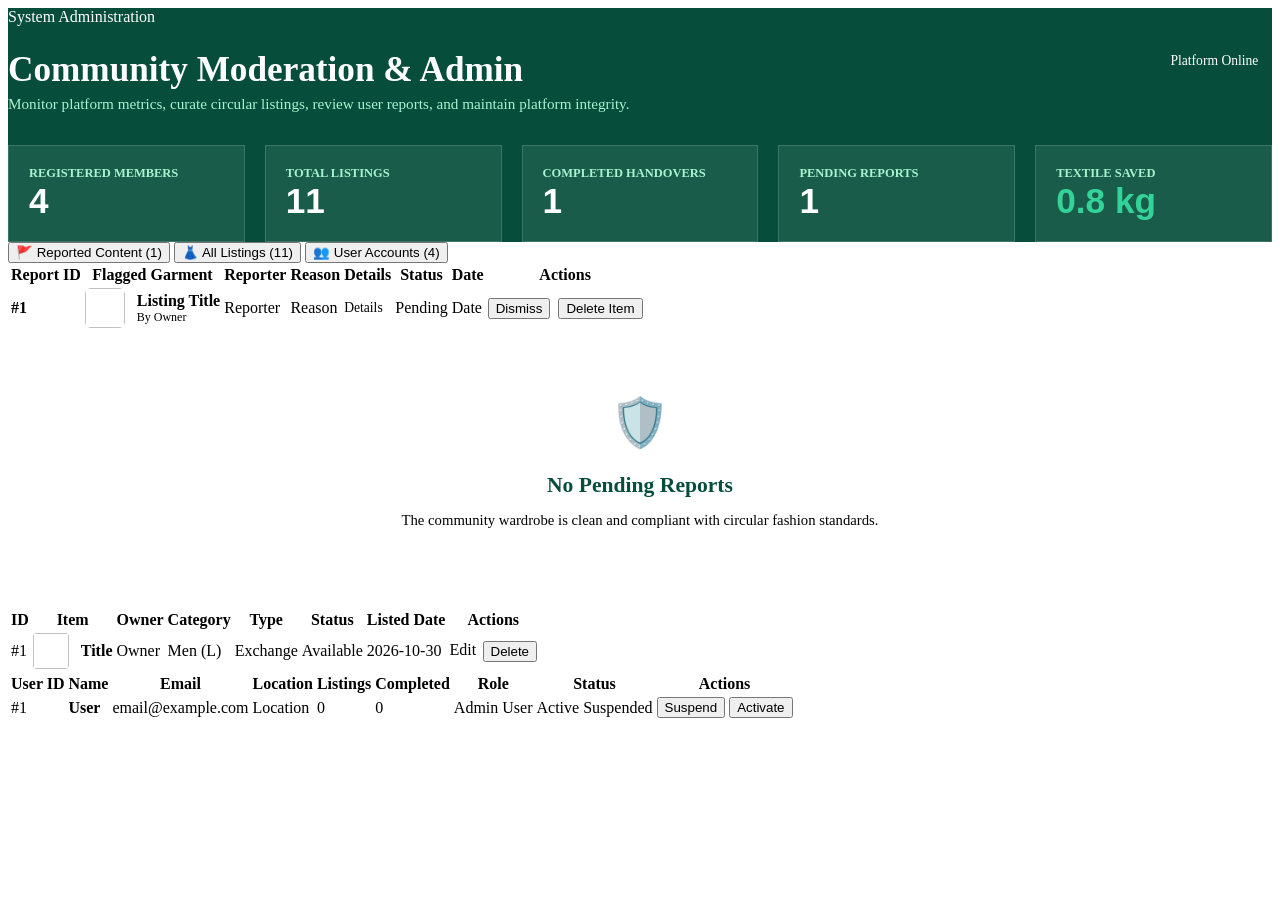
<file: data/src/main/resources/templates/admin.html>
<!DOCTYPE html>
<html lang="en" xmlns:th="http://www.thymeleaf.org"
      th:replace="~{base :: layout (~{::title}, ~{::#page-content}, ~{::#page-scripts})}">
<head>
  <title>Administrator Dashboard - ReWear</title>
</head>
<body>

<div id="page-content">

  <div class="dashboard-header" style="background: #064E3B; color: white;">
    <div class="container">
      <div style="display: flex; justify-content: space-between; align-items: center; flex-wrap: wrap; gap: 1rem;">
        <div>
          <span class="badge badge-amber" style="margin-bottom: 0.5rem;">System Administration</span>
          <h1 style="font-size: 2.2rem; color: white; margin-bottom: 0.35rem;">Community Moderation &amp; Admin</h1>
          <p style="color: #A7F3D0; font-size: 0.95rem; margin: 0;">
            Monitor platform metrics, curate circular listings, review user reports, and maintain platform integrity.
          </p>
        </div>

        <div>
          <span class="badge badge-green" style="font-size: 0.85rem; padding: 0.4rem 0.85rem;">Platform Online</span>
        </div>
      </div>

      <!-- Administrative Metrics Overview -->
      <div style="display: grid; grid-template-columns: repeat(auto-fit, minmax(180px, 1fr)); gap: 1.25rem; margin-top: 2rem;">
        <div style="background: rgba(255,255,255,0.08); border: 1px solid rgba(255,255,255,0.15); border-radius: var(--radius-lg); padding: 1.25rem;">
          <div style="font-size: 0.78rem; text-transform: uppercase; color: #A7F3D0; font-weight: 600;">Registered Members</div>
          <div style="font-size: 2.2rem; font-weight: 800; font-family: 'Outfit', sans-serif; color: white;" th:text="${totalUsers}">4</div>
        </div>

        <div style="background: rgba(255,255,255,0.08); border: 1px solid rgba(255,255,255,0.15); border-radius: var(--radius-lg); padding: 1.25rem;">
          <div style="font-size: 0.78rem; text-transform: uppercase; color: #A7F3D0; font-weight: 600;">Total Listings</div>
          <div style="font-size: 2.2rem; font-weight: 800; font-family: 'Outfit', sans-serif; color: white;" th:text="${totalListings}">11</div>
        </div>

        <div style="background: rgba(255,255,255,0.08); border: 1px solid rgba(255,255,255,0.15); border-radius: var(--radius-lg); padding: 1.25rem;">
          <div style="font-size: 0.78rem; text-transform: uppercase; color: #A7F3D0; font-weight: 600;">Completed Handovers</div>
          <div style="font-size: 2.2rem; font-weight: 800; font-family: 'Outfit', sans-serif; color: white;" th:text="${completedExchanges}">1</div>
        </div>

        <div style="background: rgba(255,255,255,0.08); border: 1px solid rgba(255,255,255,0.15); border-radius: var(--radius-lg); padding: 1.25rem;">
          <div style="font-size: 0.78rem; text-transform: uppercase; color: #A7F3D0; font-weight: 600;">Pending Reports</div>
          <div style="font-size: 2.2rem; font-weight: 800; font-family: 'Outfit', sans-serif;" th:styleappend="${pendingReports > 0 ? 'color: #F87171;' : 'color: #34D399;'}" th:text="${pendingReports}">
            1
          </div>
        </div>

        <div style="background: rgba(255,255,255,0.08); border: 1px solid rgba(255,255,255,0.15); border-radius: var(--radius-lg); padding: 1.25rem;">
          <div style="font-size: 0.78rem; text-transform: uppercase; color: #A7F3D0; font-weight: 600;">Textile Saved</div>
          <div style="font-size: 2.2rem; font-weight: 800; font-family: 'Outfit', sans-serif; color: #34D399;" th:text="${totalTextileSaved + ' kg'}">
            0.8 kg
          </div>
        </div>
      </div>
    </div>
  </div>

  <div class="container" style="padding-bottom: 5rem;">

    <!-- Admin Tabs -->
    <div class="tabs-nav" data-tabs>
      <button class="tab-btn active" data-target="admin-tab-reports">
        <span>🚩</span> Reported Content (<span th:text="${#lists.size(reports)}">1</span>)
      </button>
      <button class="tab-btn" data-target="admin-tab-listings">
        <span>👗</span> All Listings (<span th:text="${#lists.size(allListings)}">11</span>)
      </button>
      <button class="tab-btn" data-target="admin-tab-users">
        <span>👥</span> User Accounts (<span th:text="${#lists.size(users)}">4</span>)
      </button>
    </div>

    <!-- TAB 1: Reported Content -->
    <div class="tab-pane active" id="admin-tab-reports">
      <div th:if="${not #lists.isEmpty(reports)}" class="table-responsive">
        <table class="table">
          <thead>
            <tr>
              <th>Report ID</th>
              <th>Flagged Garment</th>
              <th>Reporter</th>
              <th>Reason</th>
              <th>Details</th>
              <th>Status</th>
              <th>Date</th>
              <th>Actions</th>
            </tr>
          </thead>
          <tbody>
            <tr th:each="rep : ${reports}">
              <td><strong th:text="'#' + ${rep.id}">#1</strong></td>
              <td>
                <div style="display: flex; gap: 0.75rem; align-items: center;">
                  <img th:src="${rep.listing.imageUrl}" alt="" style="width: 40px; height: 40px; border-radius: 6px; object-fit: cover;">
                  <div>
                    <a th:href="@{/listings/{id}(id=${rep.listing.id})}" target="_blank" style="font-weight: 600; color: var(--text-main);" th:text="${rep.listing.title}">
                      Listing Title
                    </a>
                    <div style="font-size: 0.75rem; color: var(--text-muted);" th:text="'By ' + ${rep.listing.owner.name}">By Owner</div>
                  </div>
                </div>
              </td>
              <td th:text="${rep.reporter.name}">Reporter</td>
              <td>
                <span class="badge badge-red" th:text="${rep.reason}">Reason</span>
              </td>
              <td style="max-width: 250px; font-size: 0.85rem;" th:text="${rep.details != null and !rep.details.isEmpty() ? rep.details : 'No comments provided'}">Details</td>
              <td>
                <span class="badge" th:classappend="${rep.status == 'Pending' ? 'badge-amber' : 'badge-gray'}" th:text="${rep.status}">Pending</span>
              </td>
              <td th:text="${#temporals.format(rep.createdAt, 'MMM dd, yyyy')}">Date</td>
              <td>
                <div style="display: flex; gap: 0.5rem;">
                  <!-- Dismiss -->
                  <form th:if="${rep.status == 'Pending'}" th:action="@{/admin/reports/{id}/dismiss(id=${rep.id})}" method="POST">
                    <button type="submit" class="btn btn-secondary btn-sm" title="Dismiss report as invalid">Dismiss</button>
                  </form>
                  <!-- Delete item -->
                  <form th:action="@{/admin/listings/{id}/delete(id=${rep.listing.id})}" method="POST" onsubmit="return confirm('Remove this listing from the platform?');">
                    <button type="submit" class="btn btn-danger btn-sm" title="Remove violating listing">Delete Item</button>
                  </form>
                </div>
              </td>
            </tr>
          </tbody>
        </table>
      </div>

      <div th:if="${#lists.isEmpty(reports)}" style="text-align: center; padding: 4rem 1rem; background: white; border-radius: var(--radius-lg); border: 1px solid var(--border);">
        <div style="font-size: 3rem; margin-bottom: 0.75rem;">🛡️</div>
        <h3 style="font-size: 1.35rem; color: #064E3B; margin-bottom: 0.5rem;">No Pending Reports</h3>
        <p style="color: var(--text-muted); font-size: 0.92rem;">The community wardrobe is clean and compliant with circular fashion standards.</p>
      </div>
    </div>

    <!-- TAB 2: All Listings -->
    <div class="tab-pane" id="admin-tab-listings">
      <div class="table-responsive">
        <table class="table">
          <thead>
            <tr>
              <th>ID</th>
              <th>Item</th>
              <th>Owner</th>
              <th>Category</th>
              <th>Type</th>
              <th>Status</th>
              <th>Listed Date</th>
              <th>Actions</th>
            </tr>
          </thead>
          <tbody>
            <tr th:each="item : ${allListings}">
              <td th:text="'#' + ${item.id}">#1</td>
              <td>
                <div style="display: flex; gap: 0.75rem; align-items: center;">
                  <img th:src="${item.imageUrl}" alt="" style="width: 36px; height: 36px; border-radius: 4px; object-fit: cover;">
                  <a th:href="@{/listings/{id}(id=${item.id})}" target="_blank" style="font-weight: 600; color: var(--text-main);" th:text="${item.title}">
                    Title
                  </a>
                </div>
              </td>
              <td th:text="${item.owner.name}">Owner</td>
              <td th:text="${item.category + ' (' + item.size + ')'}">Men (L)</td>
              <td>
                <span class="badge" th:classappend="${item.listingType == 'Donation' ? 'badge-amber' : 'badge-blue'}" th:text="${item.listingType}">
                  Exchange
                </span>
              </td>
              <td>
                <span class="badge" th:classappend="${item.status == 'Available' ? 'badge-green' : (item.status == 'Pending' ? 'badge-amber' : 'badge-gray')}" th:text="${item.status}">
                  Available
                </span>
              </td>
              <td th:text="${#temporals.format(item.createdAt, 'yyyy-MM-dd')}">2026-10-30</td>
              <td>
                <div style="display: flex; gap: 0.4rem;">
                  <a th:href="@{/listings/{id}/edit(id=${item.id})}" class="btn btn-secondary btn-sm" target="_blank">Edit</a>
                  <form th:action="@{/admin/listings/{id}/delete(id=${item.id})}" method="POST" onsubmit="return confirm('Admin delete this listing?');" style="display: inline;">
                    <button type="submit" class="btn btn-danger btn-sm">Delete</button>
                  </form>
                </div>
              </td>
            </tr>
          </tbody>
        </table>
      </div>
    </div>

    <!-- TAB 3: User Accounts -->
    <div class="tab-pane" id="admin-tab-users">
      <div class="table-responsive">
        <table class="table">
          <thead>
            <tr>
              <th>User ID</th>
              <th>Name</th>
              <th>Email</th>
              <th>Location</th>
              <th>Listings</th>
              <th>Completed</th>
              <th>Role</th>
              <th>Status</th>
              <th>Actions</th>
            </tr>
          </thead>
          <tbody>
            <tr th:each="usr : ${users}">
              <td th:text="'#' + ${usr.id}">#1</td>
              <td><strong th:text="${usr.name}">User</strong></td>
              <td th:text="${usr.email}">email@example.com</td>
              <td th:text="${usr.location != null ? usr.location : 'Community'}">Location</td>
              <td th:text="${usr.totalItemsListed}">0</td>
              <td th:text="${usr.completedCount}">0</td>
              <td>
                <span th:if="${usr.isAdmin()}" class="badge badge-amber">Admin</span>
                <span th:unless="${usr.isAdmin()}" class="badge badge-gray">User</span>
              </td>
              <td>
                <span th:if="${usr.isActive()}" class="badge badge-green">Active</span>
                <span th:unless="${usr.isActive()}" class="badge badge-red">Suspended</span>
              </td>
              <td>
                <form th:action="@{/admin/users/{id}/toggle(id=${usr.id})}" method="POST" style="display:inline;">
                  <button th:if="${usr.isActive()}" type="submit" class="btn btn-danger btn-sm" th:disabled="${usr.id == currentUser.id}" th:title="${usr.id == currentUser.id ? 'Cannot suspend yourself' : 'Suspend account'}">
                    Suspend
                  </button>
                  <button th:unless="${usr.isActive()}" type="submit" class="btn btn-primary btn-sm">
                    Activate
                  </button>
                </form>
              </td>
            </tr>
          </tbody>
        </table>
      </div>
    </div>

  </div>

</div>

<div id="page-scripts"></div>

</body>
</html>
</file>
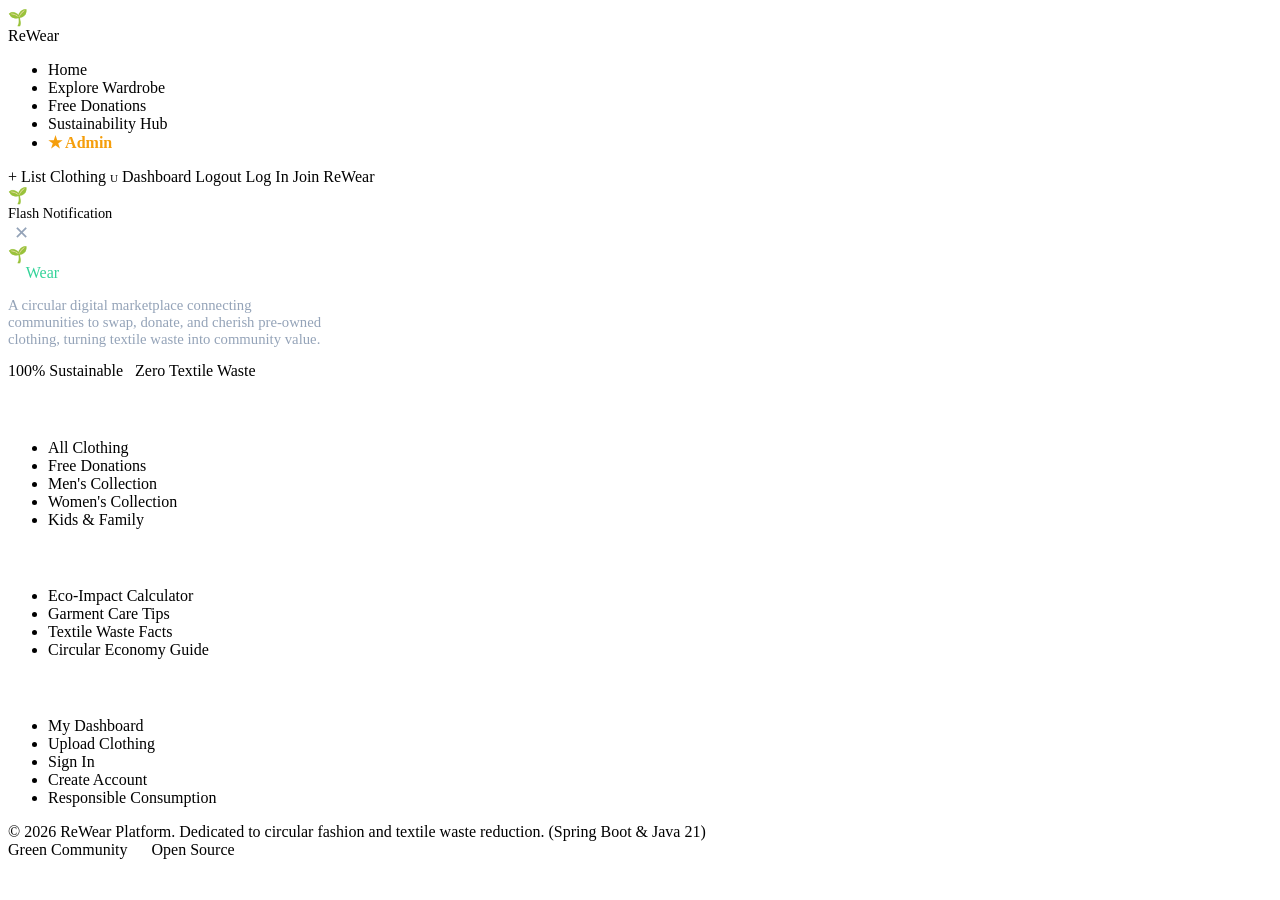
<file: data/src/main/resources/templates/base.html>
<!DOCTYPE html>
<html lang="en" xmlns:th="http://www.thymeleaf.org" th:fragment="layout (title, content, extra_scripts)">
<head>
  <meta charset="UTF-8">
  <meta name="viewport" content="width=device-width, initial-scale=1.0">
  <title th:replace="${title}">ReWear - Circular Fashion &amp; Clothing Exchange</title>
  <meta name="description" content="ReWear is a community platform for exchanging, donating, and reusing pre-owned clothing to reduce textile waste and encourage sustainable fashion.">
  
  <!-- CSS Styles -->
  <link rel="stylesheet" th:href="@{/static/css/style.css}">
  <link rel="icon" href="data:image/svg+xml,<svg xmlns=%22http://www.w3.org/2000/svg%22 viewBox=%220 0 100 100%22><text y=%22.9em%22 font-size=%2290%22>🌱</text></svg>">
</head>
<body>

  <!-- Navigation Bar -->
  <header class="navbar">
    <div class="container nav-container">
      <a th:href="@{/}" class="brand-logo" id="nav-brand-logo">
        <div class="brand-icon">🌱</div>
        <span>Re<span class="brand-highlight">Wear</span></span>
      </a>

      <nav>
        <ul class="nav-links">
          <li><a th:href="@{/}" class="nav-link" th:classappend="${currentUri == '/' ? 'active' : ''}">Home</a></li>
          <li><a th:href="@{/listings}" class="nav-link" th:classappend="${currentUri != null and currentUri.startsWith('/listings') ? 'active' : ''}">Explore Wardrobe</a></li>
          <li><a th:href="@{/donations}" class="nav-link" th:classappend="${currentUri == '/donations' ? 'active' : ''}">Free Donations</a></li>
          <li><a th:href="@{/impact}" class="nav-link" th:classappend="${currentUri == '/impact' ? 'active' : ''}">Sustainability Hub</a></li>
          <li th:if="${currentUser != null and currentUser.isAdmin()}">
            <a th:href="@{/admin}" class="nav-link" th:classappend="${currentUri == '/admin' ? 'active' : ''}" style="color: #F59E0B; font-weight: 700;">★ Admin</a>
          </li>
        </ul>
      </nav>

      <div class="nav-actions">
        <th:block th:if="${currentUser != null}">
          <a th:href="@{/listings/create}" class="btn btn-primary btn-sm" id="nav-list-item-btn">
            <span>+</span> List Clothing
          </a>
          <a th:href="@{/dashboard}" class="btn btn-secondary btn-sm" id="nav-dashboard-btn">
            <span class="avatar-sm" style="width: 1.5rem; height: 1.5rem; font-size: 0.7rem;" th:text="${currentUser.name.substring(0, 1)}">U</span>
            <span>Dashboard</span>
          </a>
          <a th:href="@{/logout}" class="btn btn-outline btn-sm" id="nav-logout-btn" title="Sign Out">
            Logout
          </a>
        </th:block>
        <th:block th:unless="${currentUser != null}">
          <a th:href="@{/login}" class="btn btn-outline btn-sm" id="nav-login-btn">Log In</a>
          <a th:href="@{/register}" class="btn btn-primary btn-sm" id="nav-register-btn">Join ReWear</a>
        </th:block>
      </div>
    </div>
  </header>

  <!-- Flash Messages / Toasts -->
  <div class="toast-container" th:if="${flashMessage != null}">
    <div th:class="'toast toast-' + ${flashCategory != null ? flashCategory : 'info'}">
      <span th:text="${flashCategory == 'success' ? '🌱' : (flashCategory == 'danger' ? '⚠️' : 'ℹ️')}">🌱</span>
      <div style="flex-grow: 1; font-size: 0.9rem;" th:text="${flashMessage}">Flash Notification</div>
      <button style="background:none; border:none; cursor:pointer; font-size:1.1rem; color:#94A3B8;" onclick="this.parentElement.remove()">✕</button>
    </div>
  </div>

  <!-- Main Content Body -->
  <main style="flex: 1;" th:insert="${content}"></main>

  <!-- Footer -->
  <footer class="footer">
    <div class="container">
      <div class="footer-grid">
        <div class="footer-brand">
          <div class="brand-logo" style="color: white;">
            <div class="brand-icon">🌱</div>
            <span>Re<span style="color: #34D399;">Wear</span></span>
          </div>
          <p style="color: #94A3B8; font-size: 0.92rem; max-width: 320px;">
            A circular digital marketplace connecting communities to swap, donate, and cherish pre-owned clothing, turning textile waste into community value.
          </p>
          <div style="display: flex; gap: 0.75rem; margin-top: 0.5rem;">
            <span class="badge badge-green">100% Sustainable</span>
            <span class="badge badge-amber">Zero Textile Waste</span>
          </div>
        </div>

        <div>
          <h4 style="color: white; font-size: 1.05rem; margin-bottom: 1rem;">Explore</h4>
          <ul class="footer-links">
            <li><a th:href="@{/listings}">All Clothing</a></li>
            <li><a th:href="@{/donations}">Free Donations</a></li>
            <li><a th:href="@{/listings(category='Men')}">Men's Collection</a></li>
            <li><a th:href="@{/listings(category='Women')}">Women's Collection</a></li>
            <li><a th:href="@{/listings(category='Kids')}">Kids &amp; Family</a></li>
          </ul>
        </div>

        <div>
          <h4 style="color: white; font-size: 1.05rem; margin-bottom: 1rem;">Sustainability</h4>
          <ul class="footer-links">
            <li><a th:href="@{/impact}">Eco-Impact Calculator</a></li>
            <li><a th:href="@{/impact#care-guide}">Garment Care Tips</a></li>
            <li><a th:href="@{/impact#textile-facts}">Textile Waste Facts</a></li>
            <li><a th:href="@{/impact#circular-economy}">Circular Economy Guide</a></li>
          </ul>
        </div>

        <div>
          <h4 style="color: white; font-size: 1.05rem; margin-bottom: 1rem;">Community</h4>
          <ul class="footer-links">
            <th:block th:if="${currentUser != null}">
              <li><a th:href="@{/dashboard}">My Dashboard</a></li>
              <li><a th:href="@{/listings/create}">Upload Clothing</a></li>
            </th:block>
            <th:block th:unless="${currentUser != null}">
              <li><a th:href="@{/login}">Sign In</a></li>
              <li><a th:href="@{/register}">Create Account</a></li>
            </th:block>
            <li><a th:href="@{/impact}">Responsible Consumption</a></li>
          </ul>
        </div>
      </div>

      <div class="footer-bottom">
        <div>&copy; 2026 ReWear Platform. Dedicated to circular fashion and textile waste reduction. (Spring Boot &amp; Java 21)</div>
        <div style="display: flex; gap: 1.5rem;">
          <span>Green Community</span>
          <span>Open Source</span>
        </div>
      </div>
    </div>
  </footer>

  <!-- Core JavaScript -->
  <script th:src="@{/static/js/main.js}"></script>
  <th:block th:if="${extra_scripts != null}" th:insert="${extra_scripts}"></th:block>
</body>
</html>
</file>
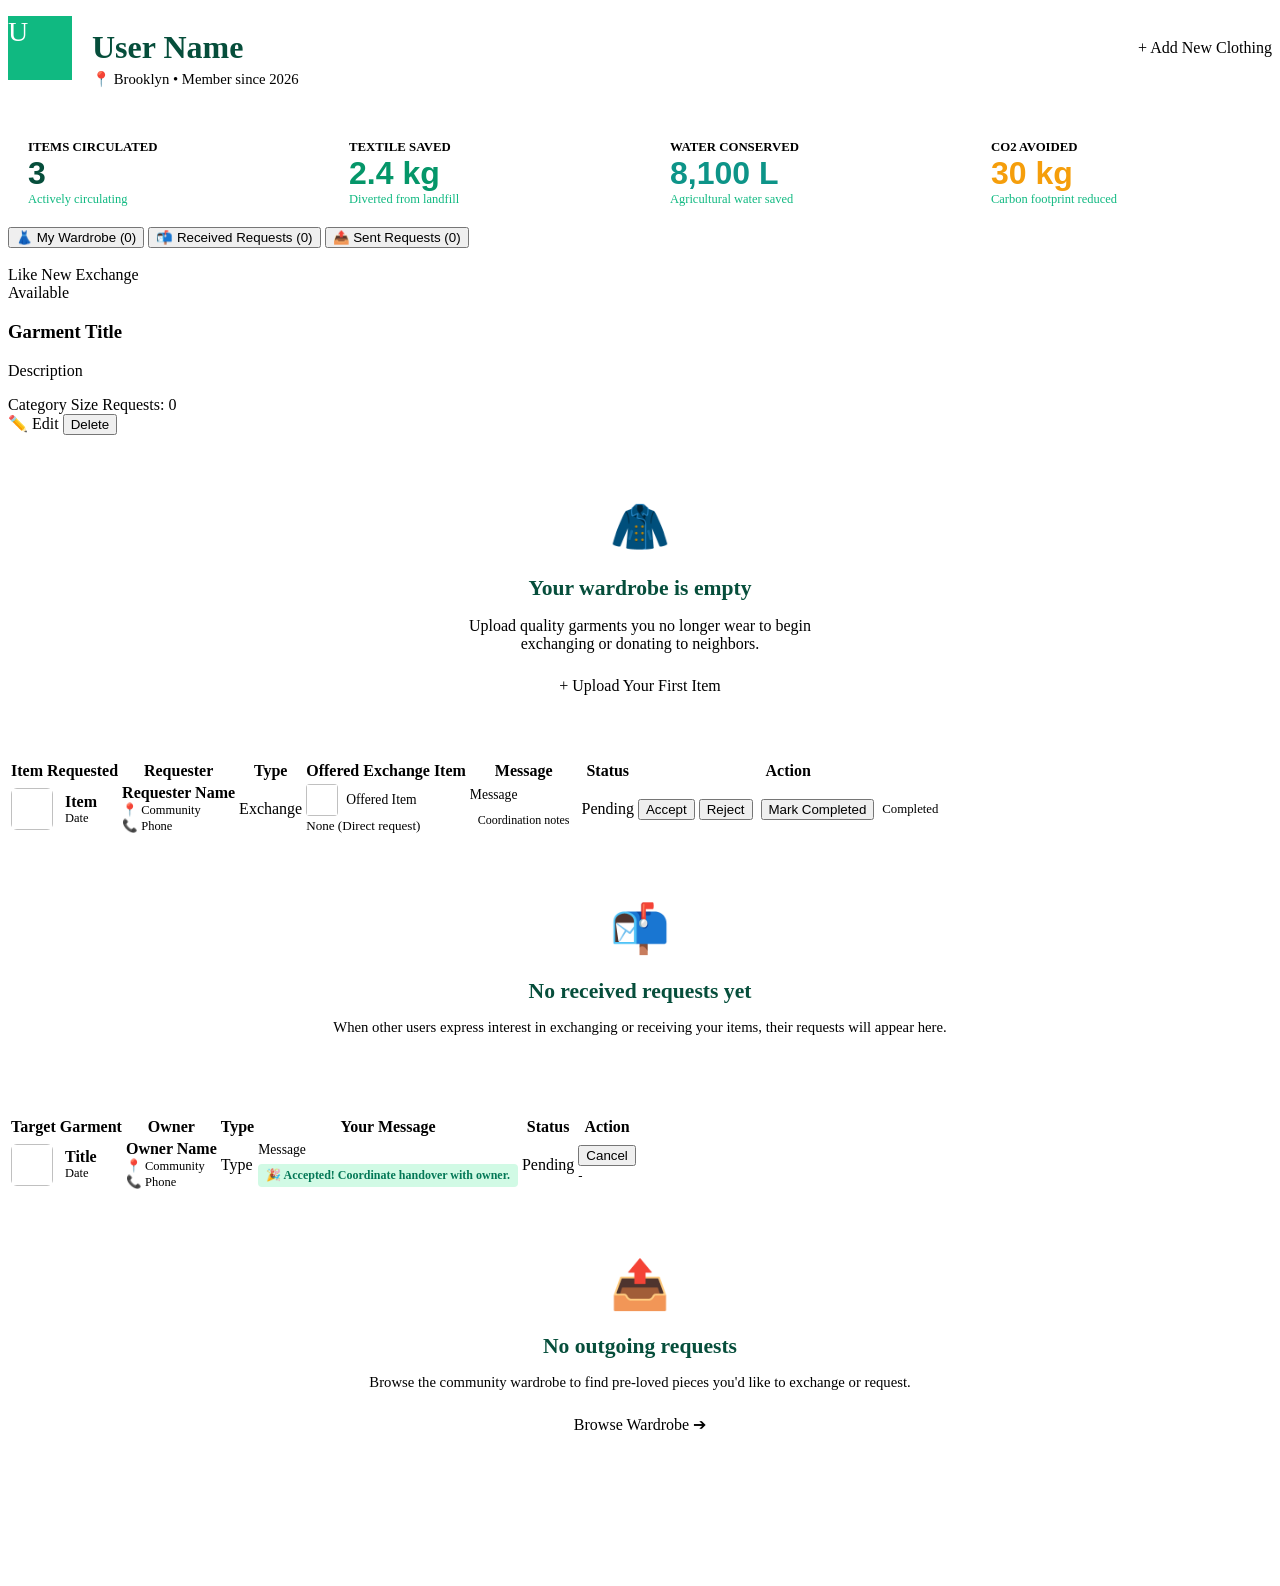
<file: data/src/main/resources/templates/dashboard.html>
<!DOCTYPE html>
<html lang="en" xmlns:th="http://www.thymeleaf.org"
      th:replace="~{base :: layout (~{::title}, ~{::#page-content}, ~{::#page-scripts})}">
<head>
  <title>My Dashboard - ReWear</title>
</head>
<body>

<div id="page-content">

  <div class="dashboard-header">
    <div class="container">
      <div style="display: flex; justify-content: space-between; align-items: center; flex-wrap: wrap; gap: 1.5rem;">
        <div style="display: flex; align-items: center; gap: 1.25rem;">
          <div class="avatar-sm" style="width: 4rem; height: 4rem; font-size: 1.75rem; background: #10B981; color: white;" th:text="${currentUser.name.substring(0, 1)}">
            U
          </div>
          <div>
            <h1 style="font-size: 2rem; color: #064E3B; margin-bottom: 0.25rem;" th:text="${currentUser.name}">User Name</h1>
            <p style="font-size: 0.92rem; color: var(--text-muted); margin: 0;" th:text="'📍 ' + (${currentUser.location != null ? currentUser.location : 'Community Member'}) + ' • Member since ' + ${#temporals.format(currentUser.createdAt, 'MMMM yyyy')}">
              📍 Brooklyn • Member since 2026
            </p>
          </div>
        </div>

        <div style="display: flex; gap: 0.75rem;">
          <a th:href="@{/listings/create}" class="btn btn-primary">
            + Add New Clothing
          </a>
        </div>
      </div>

      <!-- Personal Sustainability Scorecard -->
      <div style="display: grid; grid-template-columns: repeat(auto-fit, minmax(200px, 1fr)); gap: 1.25rem; margin-top: 2rem;">
        <div style="background: var(--bg-card); border: 1px solid var(--border); border-radius: var(--radius-lg); padding: 1.25rem; box-shadow: var(--shadow-sm);">
          <div style="font-size: 0.8rem; font-weight: 600; color: var(--text-muted); text-transform: uppercase;">Items Circulated</div>
          <div style="font-size: 2rem; font-weight: 800; color: #064E3B; font-family: 'Outfit', sans-serif;" th:text="${impact.items_diverted}">
            3
          </div>
          <div style="font-size: 0.78rem; color: #10B981;">Actively circulating</div>
        </div>

        <div style="background: var(--bg-card); border: 1px solid var(--border); border-radius: var(--radius-lg); padding: 1.25rem; box-shadow: var(--shadow-sm);">
          <div style="font-size: 0.8rem; font-weight: 600; color: var(--text-muted); text-transform: uppercase;">Textile Saved</div>
          <div style="font-size: 2rem; font-weight: 800; color: #059669; font-family: 'Outfit', sans-serif;" th:text="${impact.textile_kg + ' kg'}">
            2.4 kg
          </div>
          <div style="font-size: 0.78rem; color: #10B981;">Diverted from landfill</div>
        </div>

        <div style="background: var(--bg-card); border: 1px solid var(--border); border-radius: var(--radius-lg); padding: 1.25rem; box-shadow: var(--shadow-sm);">
          <div style="font-size: 0.8rem; font-weight: 600; color: var(--text-muted); text-transform: uppercase;">Water Conserved</div>
          <div style="font-size: 2rem; font-weight: 800; color: #0D9488; font-family: 'Outfit', sans-serif;" th:text="${#numbers.formatInteger(impact.water_liters, 1, 'COMMA') + ' L'}">
            8,100 L
          </div>
          <div style="font-size: 0.78rem; color: #10B981;">Agricultural water saved</div>
        </div>

        <div style="background: var(--bg-card); border: 1px solid var(--border); border-radius: var(--radius-lg); padding: 1.25rem; box-shadow: var(--shadow-sm);">
          <div style="font-size: 0.8rem; font-weight: 600; color: var(--text-muted); text-transform: uppercase;">CO2 Avoided</div>
          <div style="font-size: 2rem; font-weight: 800; color: #F59E0B; font-family: 'Outfit', sans-serif;" th:text="${impact.co2_kg + ' kg'}">
            30 kg
          </div>
          <div style="font-size: 0.78rem; color: #10B981;">Carbon footprint reduced</div>
        </div>
      </div>
    </div>
  </div>

  <div class="container" style="padding-bottom: 5rem;">

    <!-- Tabbed Navigation -->
    <div class="tabs-nav" data-tabs>
      <button class="tab-btn" th:classappend="${activeTab == 'wardrobe' ? 'active' : ''}" data-target="tab-my-listings">
        <span>👗</span> My Wardrobe (<span th:text="${#lists.size(userListings)}">0</span>)
      </button>
      <button class="tab-btn" th:classappend="${activeTab == 'received' ? 'active' : ''}" data-target="tab-received">
        <span>📬</span> Received Requests (<span th:text="${#lists.size(receivedRequests)}">0</span>)
      </button>
      <button class="tab-btn" th:classappend="${activeTab == 'sent' ? 'active' : ''}" data-target="tab-sent">
        <span>📤</span> Sent Requests (<span th:text="${#lists.size(sentRequests)}">0</span>)
      </button>
    </div>

    <!-- TAB 1: My Listings -->
    <div class="tab-pane" th:classappend="${activeTab == 'wardrobe' ? 'active' : ''}" id="tab-my-listings">
      <div th:if="${not #lists.isEmpty(userListings)}" class="listings-grid">
        <div th:each="item : ${userListings}" class="listing-card">
          <div class="card-img-wrapper">
            <img th:src="${item.imageUrl}" th:alt="${item.title}" class="card-img" onerror="this.src='https://images.unsplash.com/photo-1489987707025-afc232f7ea0f?w=600&auto=format&fit=crop&q=80'">
            <div class="card-badges">
              <span class="badge badge-gray" th:text="${item.condition}">Like New</span>
              <span class="badge" th:classappend="${item.listingType == 'Donation' ? 'badge-amber' : 'badge-blue'}" th:text="${item.listingType}">Exchange</span>
            </div>
            <div class="card-status">
              <span class="badge" th:classappend="${item.status == 'Available' ? 'badge-green' : (item.status == 'Pending' ? 'badge-amber' : 'badge-gray')}" th:text="${item.status}">
                Available
              </span>
            </div>
          </div>
          <div class="card-body">
            <h3 class="card-title">
              <a th:href="@{/listings/{id}(id=${item.id})}" th:text="${item.title}">Garment Title</a>
            </h3>
            <p class="card-desc" th:text="${item.description}">Description</p>
            <div class="card-tags">
              <span class="tag-pill" th:text="${item.category}">Category</span>
              <span class="tag-pill" th:text="'Size ' + ${item.size}">Size</span>
              <span class="tag-pill" th:text="'Requests: ' + ${item.requests.size()}">Requests: 0</span>
            </div>
            <div class="card-footer">
              <a th:href="@{/listings/{id}/edit(id=${item.id})}" class="btn btn-secondary btn-sm">
                ✏️ Edit
              </a>
              <form th:action="@{/listings/{id}/delete(id=${item.id})}" method="POST" onsubmit="return confirm('Remove listing?');" style="display:inline;">
                <button type="submit" class="btn btn-danger btn-sm">Delete</button>
              </form>
            </div>
          </div>
        </div>
      </div>

      <div th:if="${#lists.isEmpty(userListings)}" style="text-align: center; padding: 4rem 1rem; background: white; border-radius: var(--radius-lg); border: 1px solid var(--border);">
        <div style="font-size: 3rem; margin-bottom: 0.75rem;">🧥</div>
        <h3 style="font-size: 1.35rem; color: #064E3B; margin-bottom: 0.5rem;">Your wardrobe is empty</h3>
        <p style="color: var(--text-muted); margin-bottom: 1.5rem; max-width: 400px; margin-left: auto; margin-right: auto;">
          Upload quality garments you no longer wear to begin exchanging or donating to neighbors.
        </p>
        <a th:href="@{/listings/create}" class="btn btn-primary">+ Upload Your First Item</a>
      </div>
    </div>

    <!-- TAB 2: Received Requests -->
    <div class="tab-pane" th:classappend="${activeTab == 'received' ? 'active' : ''}" id="tab-received">
      <div th:if="${not #lists.isEmpty(receivedRequests)}" class="table-responsive">
        <table class="table">
          <thead>
            <tr>
              <th>Item Requested</th>
              <th>Requester</th>
              <th>Type</th>
              <th>Offered Exchange Item</th>
              <th>Message</th>
              <th>Status</th>
              <th>Action</th>
            </tr>
          </thead>
          <tbody>
            <tr th:each="req : ${receivedRequests}">
              <td>
                <div style="display: flex; gap: 0.75rem; align-items: center;">
                  <img th:src="${req.listing.imageUrl}" alt="" style="width: 42px; height: 42px; border-radius: 6px; object-fit: cover;" onerror="this.src='https://images.unsplash.com/photo-1489987707025-afc232f7ea0f?w=200&auto=format&fit=crop&q=80'">
                  <div>
                    <a th:href="@{/listings/{id}(id=${req.listing.id})}" style="font-weight: 600; color: var(--text-main);" th:text="${req.listing.title}">Item</a>
                    <div style="font-size: 0.78rem; color: var(--text-muted);" th:text="${#temporals.format(req.createdAt, 'MMM dd, yyyy')}">Date</div>
                  </div>
                </div>
              </td>
              <td>
                <strong th:text="${req.requester.name}">Requester Name</strong>
                <div style="font-size: 0.78rem; color: var(--text-muted);">
                  <span th:text="'📍 ' + (${req.requester.location != null ? req.requester.location : 'Community'})">📍 Community</span>
                  <th:block th:if="${(req.status == 'Accepted' or req.status == 'Completed') and req.requester.phone != null}">
                    <br><span th:text="'📞 ' + ${req.requester.phone}">📞 Phone</span>
                  </th:block>
                </div>
              </td>
              <td>
                <span class="badge" th:classappend="${req.requestType == 'Donation' ? 'badge-amber' : 'badge-blue'}" th:text="${req.requestType}">
                  Exchange
                </span>
              </td>
              <td>
                <div th:if="${req.offeredItem != null}" style="display: flex; gap: 0.5rem; align-items: center;">
                  <img th:src="${req.offeredItem.imageUrl}" alt="" style="width: 32px; height: 32px; border-radius: 4px; object-fit: cover;">
                  <a th:href="@{/listings/{id}(id=${req.offeredItem.id})}" style="font-size: 0.85rem; color: var(--primary-dark); font-weight: 500;" th:text="${req.offeredItem.title}">
                    Offered Item
                  </a>
                </div>
                <span th:if="${req.offeredItem == null}" style="color: var(--text-muted); font-size: 0.82rem;">None (Direct request)</span>
              </td>
              <td style="max-width: 240px;">
                <p style="font-size: 0.85rem; margin: 0; color: var(--text-main);" th:text="${req.message}">Message</p>
                <div th:if="${req.handoverNotes != null and !req.handoverNotes.isEmpty()}" style="font-size: 0.75rem; color: var(--primary-dark); background: var(--primary-ultra-light); padding: 0.25rem 0.5rem; border-radius: 4px; margin-top: 0.35rem;" th:text="'Coordination: ' + ${req.handoverNotes}">
                  Coordination notes
                </div>
              </td>
              <td>
                <span class="badge" th:classappend="${req.status == 'Accepted' ? 'badge-green' : (req.status == 'Completed' ? 'badge-blue' : (req.status == 'Rejected' ? 'badge-red' : 'badge-amber'))}" th:text="${req.status}">
                  Pending
                </span>
              </td>
              <td>
                <div style="display: flex; gap: 0.5rem; flex-wrap: wrap;">
                  <th:block th:if="${req.status == 'Pending'}">
                    <form th:action="@{/requests/{id}/action(id=${req.id})}" method="POST" style="display: inline;">
                      <input type="hidden" name="action" value="accept">
                      <button type="submit" class="btn btn-primary btn-sm">Accept</button>
                    </form>
                    <form th:action="@{/requests/{id}/action(id=${req.id})}" method="POST" style="display: inline;">
                      <input type="hidden" name="action" value="reject">
                      <button type="submit" class="btn btn-danger btn-sm">Reject</button>
                    </form>
                  </th:block>
                  <th:block th:if="${req.status == 'Accepted'}">
                    <form th:action="@{/requests/{id}/complete(id=${req.id})}" method="POST" style="display: inline;">
                      <button type="submit" class="btn btn-accent btn-sm">Mark Completed</button>
                    </form>
                  </th:block>
                  <th:block th:if="${req.status != 'Pending' and req.status != 'Accepted'}">
                    <span style="font-size: 0.8rem; color: var(--text-muted);" th:text="${req.status}">Completed</span>
                  </th:block>
                </div>
              </td>
            </tr>
          </tbody>
        </table>
      </div>

      <div th:if="${#lists.isEmpty(receivedRequests)}" style="text-align: center; padding: 4rem 1rem; background: white; border-radius: var(--radius-lg); border: 1px solid var(--border);">
        <div style="font-size: 3rem; margin-bottom: 0.75rem;">📬</div>
        <h3 style="font-size: 1.35rem; color: #064E3B; margin-bottom: 0.5rem;">No received requests yet</h3>
        <p style="color: var(--text-muted); font-size: 0.92rem;">
          When other users express interest in exchanging or receiving your items, their requests will appear here.
        </p>
      </div>
    </div>

    <!-- TAB 3: Sent Requests -->
    <div class="tab-pane" th:classappend="${activeTab == 'sent' ? 'active' : ''}" id="tab-sent">
      <div th:if="${not #lists.isEmpty(sentRequests)}" class="table-responsive">
        <table class="table">
          <thead>
            <tr>
              <th>Target Garment</th>
              <th>Owner</th>
              <th>Type</th>
              <th>Your Message</th>
              <th>Status</th>
              <th>Action</th>
            </tr>
          </thead>
          <tbody>
            <tr th:each="req : ${sentRequests}">
              <td>
                <div style="display: flex; gap: 0.75rem; align-items: center;">
                  <img th:src="${req.listing.imageUrl}" alt="" style="width: 42px; height: 42px; border-radius: 6px; object-fit: cover;" onerror="this.src='https://images.unsplash.com/photo-1489987707025-afc232f7ea0f?w=200&auto=format&fit=crop&q=80'">
                  <div>
                    <a th:href="@{/listings/{id}(id=${req.listing.id})}" style="font-weight: 600; color: var(--text-main);" th:text="${req.listing.title}">Title</a>
                    <div style="font-size: 0.78rem; color: var(--text-muted);" th:text="'Sent ' + ${#temporals.format(req.createdAt, 'MMM dd, yyyy')}">Date</div>
                  </div>
                </div>
              </td>
              <td>
                <strong th:text="${req.owner.name}">Owner Name</strong>
                <div style="font-size: 0.78rem; color: var(--text-muted);">
                  <span th:text="'📍 ' + (${req.owner.location != null ? req.owner.location : 'Community'})">📍 Community</span>
                  <th:block th:if="${(req.status == 'Accepted' or req.status == 'Completed') and req.owner.phone != null}">
                    <br><span th:text="'📞 ' + ${req.owner.phone}">📞 Phone</span>
                  </th:block>
                </div>
              </td>
              <td>
                <span class="badge" th:classappend="${req.requestType == 'Donation' ? 'badge-amber' : 'badge-blue'}" th:text="${req.requestType}">
                  Type
                </span>
              </td>
              <td style="max-width: 260px;">
                <p style="font-size: 0.85rem; margin: 0;" th:text="${req.message}">Message</p>
                <div th:if="${req.status == 'Accepted'}" style="margin-top: 0.35rem; font-size: 0.75rem; color: #047857; font-weight: 600; background: #D1FAE5; padding: 0.25rem 0.5rem; border-radius: 4px;">
                  🎉 Accepted! Coordinate handover with owner.
                </div>
              </td>
              <td>
                <span class="badge" th:classappend="${req.status == 'Accepted' ? 'badge-green' : (req.status == 'Completed' ? 'badge-blue' : (req.status == 'Rejected' ? 'badge-red' : 'badge-amber'))}" th:text="${req.status}">
                  Pending
                </span>
              </td>
              <td>
                <form th:if="${req.status == 'Pending'}" th:action="@{/requests/{id}/action(id=${req.id})}" method="POST" onsubmit="return confirm('Cancel this request?');">
                  <input type="hidden" name="action" value="cancel">
                  <button type="submit" class="btn btn-outline btn-sm">Cancel</button>
                </form>
                <span th:if="${req.status != 'Pending'}" style="font-size: 0.8rem; color: var(--text-muted);">-</span>
              </td>
            </tr>
          </tbody>
        </table>
      </div>

      <div th:if="${#lists.isEmpty(sentRequests)}" style="text-align: center; padding: 4rem 1rem; background: white; border-radius: var(--radius-lg); border: 1px solid var(--border);">
        <div style="font-size: 3rem; margin-bottom: 0.75rem;">📤</div>
        <h3 style="font-size: 1.35rem; color: #064E3B; margin-bottom: 0.5rem;">No outgoing requests</h3>
        <p style="color: var(--text-muted); font-size: 0.92rem; margin-bottom: 1.5rem;">
          Browse the community wardrobe to find pre-loved pieces you'd like to exchange or request.
        </p>
        <a th:href="@{/listings}" class="btn btn-primary">Browse Wardrobe ➔</a>
      </div>
    </div>

  </div>

</div>

<div id="page-scripts"></div>

</body>
</html>
</file>
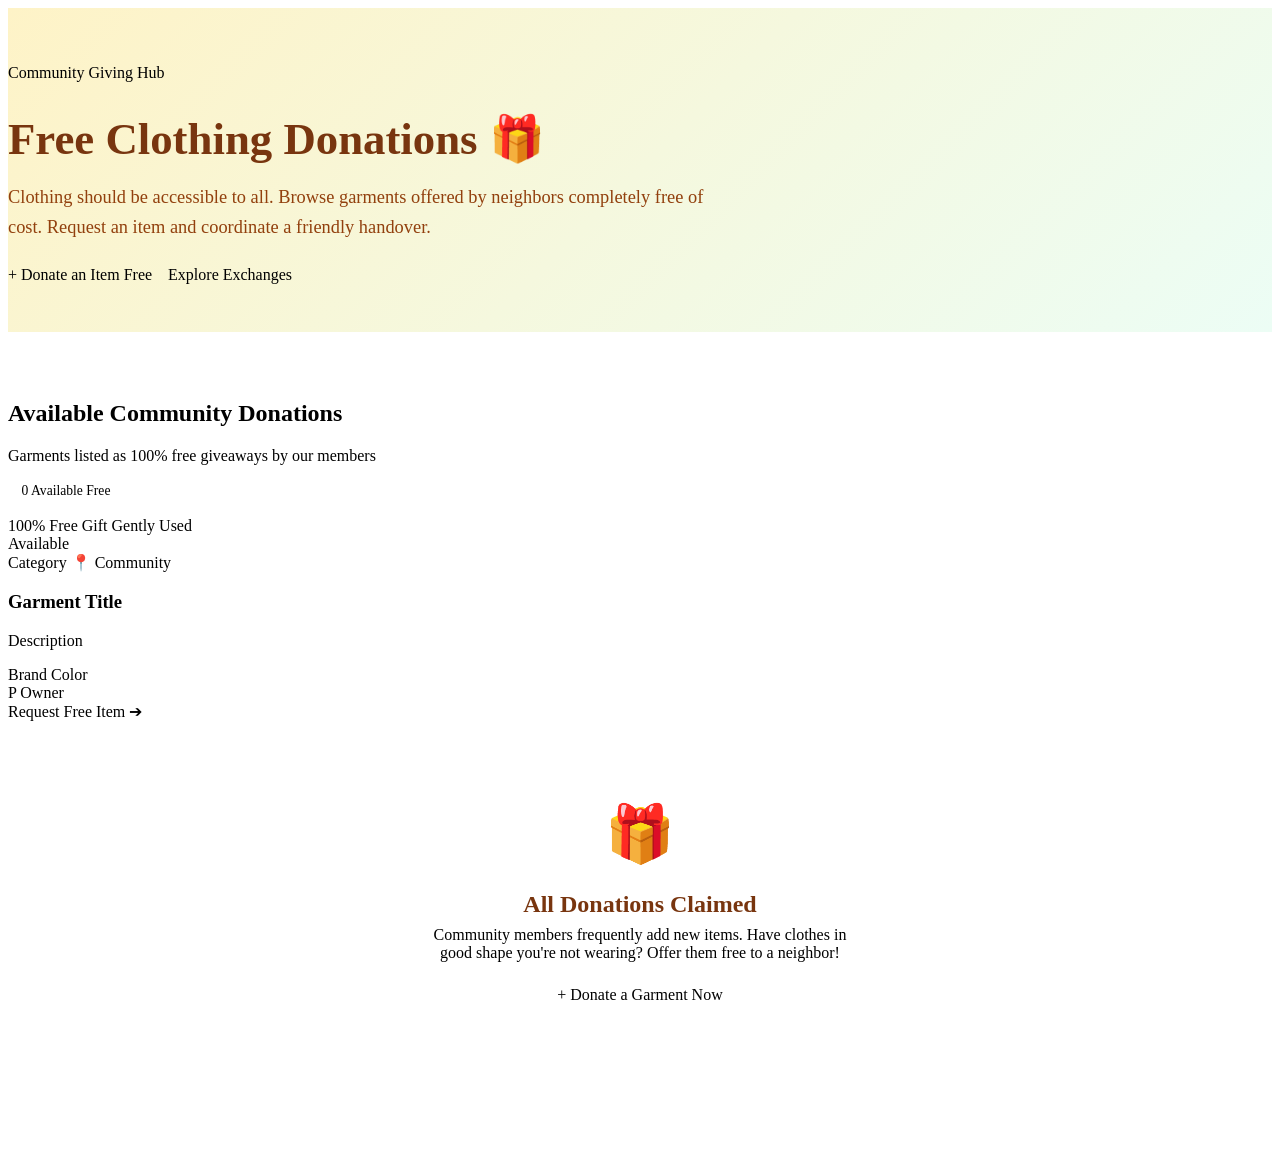
<file: data/src/main/resources/templates/donations.html>
<!DOCTYPE html>
<html lang="en" xmlns:th="http://www.thymeleaf.org"
      th:replace="~{base :: layout (~{::title}, ~{::#page-content}, ~{::#page-scripts})}">
<head>
  <title>Free Community Clothing Donations - ReWear</title>
</head>
<body>

<div id="page-content">

  <!-- Donations Hero -->
  <div style="background: linear-gradient(135deg, #FEF3C7, #ECFDF5); border-bottom: 1px solid var(--border); padding: 3.5rem 0 3rem;">
    <div class="container">
      <div style="max-width: 720px;">
        <span class="badge badge-amber" style="margin-bottom: 0.75rem;">Community Giving Hub</span>
        <h1 style="font-size: 2.8rem; color: #78350F; margin-bottom: 0.75rem;">
          Free Clothing Donations 🎁
        </h1>
        <p style="font-size: 1.15rem; color: #92400E; line-height: 1.6; margin-bottom: 1.5rem;">
          Clothing should be accessible to all. Browse garments offered by neighbors completely free of cost. Request an item and coordinate a friendly handover.
        </p>
        <div style="display: flex; gap: 1rem; flex-wrap: wrap;">
          <a th:href="@{/listings/create}" class="btn btn-accent btn-lg">
            + Donate an Item Free
          </a>
          <a th:href="@{/listings}" class="btn btn-secondary btn-lg">
            Explore Exchanges
          </a>
        </div>
      </div>
    </div>
  </div>

  <div class="container" style="padding-top: 3rem; padding-bottom: 5rem;">

    <div class="section-header">
      <div>
        <h2 class="section-title">Available Community Donations</h2>
        <p class="section-desc">Garments listed as 100% free giveaways by our members</p>
      </div>
      <span class="badge badge-amber" style="font-size: 0.85rem; padding: 0.4rem 0.85rem;">
        <span th:text="${#lists.size(donations)}">0</span> Available Free
      </span>
    </div>

    <div th:if="${not #lists.isEmpty(donations)}" class="listings-grid">
      <div th:each="item : ${donations}" class="listing-card">
        <div class="card-img-wrapper">
          <img th:src="${item.imageUrl}" th:alt="${item.title}" class="card-img" onerror="this.src='https://images.unsplash.com/photo-1489987707025-afc232f7ea0f?w=600&auto=format&fit=crop&q=80'">
          
          <div class="card-badges">
            <span class="badge badge-amber">100% Free Gift</span>
            <span class="badge badge-gray" th:text="${item.condition}">Gently Used</span>
          </div>

          <div class="card-status">
            <span class="badge badge-green" th:text="${item.status}">Available</span>
          </div>
        </div>

        <div class="card-body">
          <div class="card-meta">
            <span th:text="${item.category + ' • Size ' + item.size}">Category</span>
            <span th:text="'📍 ' + (${item.owner != null and item.owner.location != null} ? item.owner.location : 'Community Hub')">📍 Community</span>
          </div>
          
          <h3 class="card-title">
            <a th:href="@{/listings/{id}(id=${item.id})}" th:text="${item.title}">Garment Title</a>
          </h3>
          
          <p class="card-desc" th:text="${item.description}">Description</p>

          <div class="card-tags">
            <span th:if="${item.brand != null and !item.brand.isEmpty()}" class="tag-pill" th:text="${item.brand}">Brand</span>
            <span th:if="${item.color != null and !item.color.isEmpty()}" class="tag-pill" th:text="${item.color}">Color</span>
          </div>

          <div class="card-footer">
            <div class="owner-chip">
              <span class="avatar-sm" th:text="${item.owner.name.substring(0, 1)}">P</span>
              <span th:text="${item.owner.name}">Owner</span>
            </div>
            
            <a th:href="@{/listings/{id}(id=${item.id})}" class="btn btn-accent btn-sm">
              Request Free Item ➔
            </a>
          </div>
        </div>
      </div>
    </div>

    <div th:if="${#lists.isEmpty(donations)}" style="text-align: center; padding: 5rem 1rem; background: white; border-radius: var(--radius-xl); border: 1px solid var(--border);">
      <div style="font-size: 3.5rem; margin-bottom: 1rem;">🎁</div>
      <h3 style="font-size: 1.5rem; color: #78350F; margin-bottom: 0.5rem;">All Donations Claimed</h3>
      <p style="color: var(--text-muted); max-width: 440px; margin: 0 auto 1.5rem;">
        Community members frequently add new items. Have clothes in good shape you're not wearing? Offer them free to a neighbor!
      </p>
      <a th:href="@{/listings/create}" class="btn btn-accent btn-lg">+ Donate a Garment Now</a>
    </div>

  </div>

</div>

<div id="page-scripts"></div>

</body>
</html>
</file>
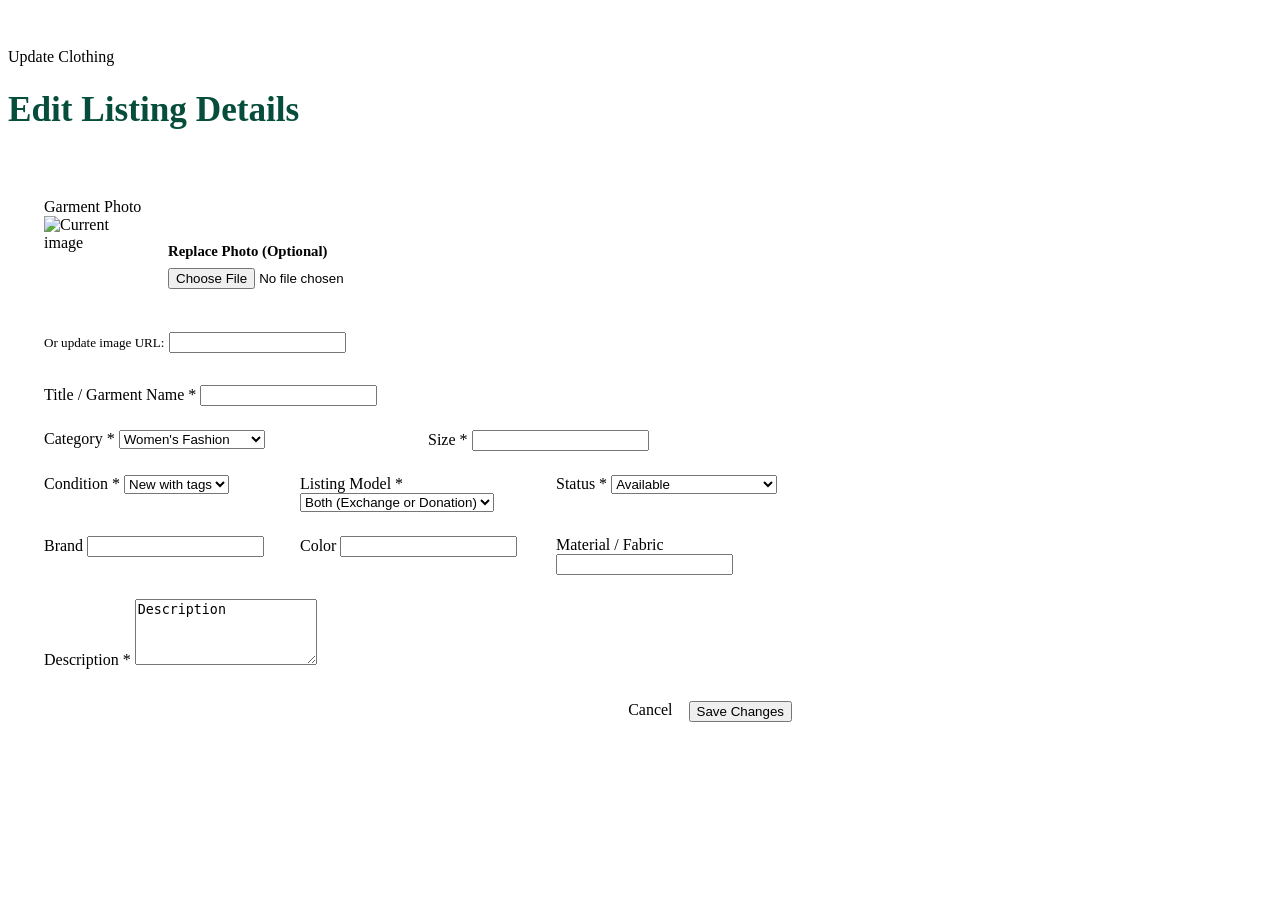
<file: data/src/main/resources/templates/edit_listing.html>
<!DOCTYPE html>
<html lang="en" xmlns:th="http://www.thymeleaf.org"
      th:replace="~{base :: layout (~{::title}, ~{::#page-content}, ~{::#page-scripts})}">
<head>
  <title th:text="${'Edit ' + listing.title + ' - ReWear'}">Edit Listing - ReWear</title>
</head>
<body>

<div id="page-content" class="container" style="padding-top: 2.5rem; padding-bottom: 4rem; max-width: 820px;">

  <div style="margin-bottom: 2rem;">
    <span class="badge badge-green" style="margin-bottom: 0.5rem;">Update Clothing</span>
    <h1 style="font-size: 2.2rem; color: #064E3B;">Edit Listing Details</h1>
  </div>

  <div style="background: white; border: 1px solid var(--border); border-radius: var(--radius-xl); padding: 2.25rem; box-shadow: var(--shadow-md);">
    <form th:action="@{/listings/{id}/edit(id=${listing.id})}" method="POST" enctype="multipart/form-data">
      
      <!-- Current & New Image -->
      <div class="form-group" style="margin-bottom: 2rem;">
        <label class="form-label">Garment Photo</label>
        <div style="display: flex; gap: 1.5rem; align-items: center; margin-bottom: 1rem;">
          <img th:src="${listing.imageUrl}" alt="Current image" style="width: 100px; height: 100px; object-fit: cover; border-radius: var(--radius-md); border: 1px solid var(--border);">
          <div>
            <div style="font-weight: 600; font-size: 0.92rem;">Replace Photo (Optional)</div>
            <input type="file" name="image_file" id="image-upload" accept="image/*" class="form-input" style="margin-top: 0.5rem;">
          </div>
        </div>
        <div>
          <label class="form-label" style="font-size: 0.82rem; color: var(--text-muted);">Or update image URL:</label>
          <input type="url" name="image_url" class="form-input" th:value="${listing.imageUrl}">
        </div>
      </div>

      <!-- Item Title -->
      <div class="form-group" style="margin-bottom: 1.5rem;">
        <label class="form-label">Title / Garment Name *</label>
        <input type="text" name="title" class="form-input" th:value="${listing.title}" required>
      </div>

      <!-- Category & Size Grid -->
      <div style="display: grid; grid-template-columns: 1fr 1fr; gap: 1.25rem; margin-bottom: 1.5rem;">
        <div class="form-group">
          <label class="form-label">Category *</label>
          <select name="category" class="form-select" required>
            <option value="Women" th:selected="${listing.category == 'Women'}">Women's Fashion</option>
            <option value="Men" th:selected="${listing.category == 'Men'}">Men's Fashion</option>
            <option value="Kids" th:selected="${listing.category == 'Kids'}">Kids &amp; Youth</option>
            <option value="Unisex" th:selected="${listing.category == 'Unisex'}">Unisex</option>
            <option value="Outerwear" th:selected="${listing.category == 'Outerwear'}">Outerwear &amp; Jackets</option>
            <option value="Footwear" th:selected="${listing.category == 'Footwear'}">Footwear &amp; Shoes</option>
            <option value="Accessories" th:selected="${listing.category == 'Accessories'}">Bags &amp; Accessories</option>
          </select>
        </div>

        <div class="form-group">
          <label class="form-label">Size *</label>
          <input type="text" name="size" class="form-input" th:value="${listing.size}" required>
        </div>
      </div>

      <!-- Condition, Listing Type & Status Grid -->
      <div style="display: grid; grid-template-columns: 1fr 1fr 1fr; gap: 1.25rem; margin-bottom: 1.5rem;">
        <div class="form-group">
          <label class="form-label">Condition *</label>
          <select name="condition" class="form-select" required>
            <option value="New with tags" th:selected="${listing.condition == 'New with tags'}">New with tags</option>
            <option value="Like New" th:selected="${listing.condition == 'Like New'}">Like New</option>
            <option value="Gently Used" th:selected="${listing.condition == 'Gently Used'}">Gently Used</option>
            <option value="Well Worn" th:selected="${listing.condition == 'Well Worn'}">Well Worn</option>
          </select>
        </div>

        <div class="form-group">
          <label class="form-label">Listing Model *</label>
          <select name="listing_type" class="form-select" required>
            <option value="Both" th:selected="${listing.listingType == 'Both'}">Both (Exchange or Donation)</option>
            <option value="Exchange" th:selected="${listing.listingType == 'Exchange'}">Exchange Only</option>
            <option value="Donation" th:selected="${listing.listingType == 'Donation'}">Free Donation</option>
          </select>
        </div>

        <div class="form-group">
          <label class="form-label">Status *</label>
          <select name="status" class="form-select" required>
            <option value="Available" th:selected="${listing.status == 'Available'}">Available</option>
            <option value="Pending" th:selected="${listing.status == 'Pending'}">Pending Request</option>
            <option value="Exchanged" th:selected="${listing.status == 'Exchanged'}">Exchanged (Completed)</option>
            <option value="Donated" th:selected="${listing.status == 'Donated'}">Donated (Completed)</option>
            <option value="Inactive" th:selected="${listing.status == 'Inactive'}">Inactive / Hidden</option>
          </select>
        </div>
      </div>

      <!-- Brand, Color, Material -->
      <div style="display: grid; grid-template-columns: 1fr 1fr 1fr; gap: 1.25rem; margin-bottom: 1.5rem;">
        <div class="form-group">
          <label class="form-label">Brand</label>
          <input type="text" name="brand" class="form-input" th:value="${listing.brand}">
        </div>
        <div class="form-group">
          <label class="form-label">Color</label>
          <input type="text" name="color" class="form-input" th:value="${listing.color}">
        </div>
        <div class="form-group">
          <label class="form-label">Material / Fabric</label>
          <input type="text" name="material" class="form-input" th:value="${listing.material}">
        </div>
      </div>

      <!-- Description -->
      <div class="form-group" style="margin-bottom: 2rem;">
        <label class="form-label">Description *</label>
        <textarea name="description" class="form-textarea" rows="4" required th:text="${listing.description}">Description</textarea>
      </div>

      <!-- Action Buttons -->
      <div style="display: flex; gap: 1rem; justify-content: flex-end;">
        <a th:href="@{/listings/{id}(id=${listing.id})}" class="btn btn-secondary">Cancel</a>
        <button type="submit" class="btn btn-primary btn-lg">
          Save Changes
        </button>
      </div>

    </form>
  </div>

</div>

<div id="page-scripts"></div>

</body>
</html>
</file>
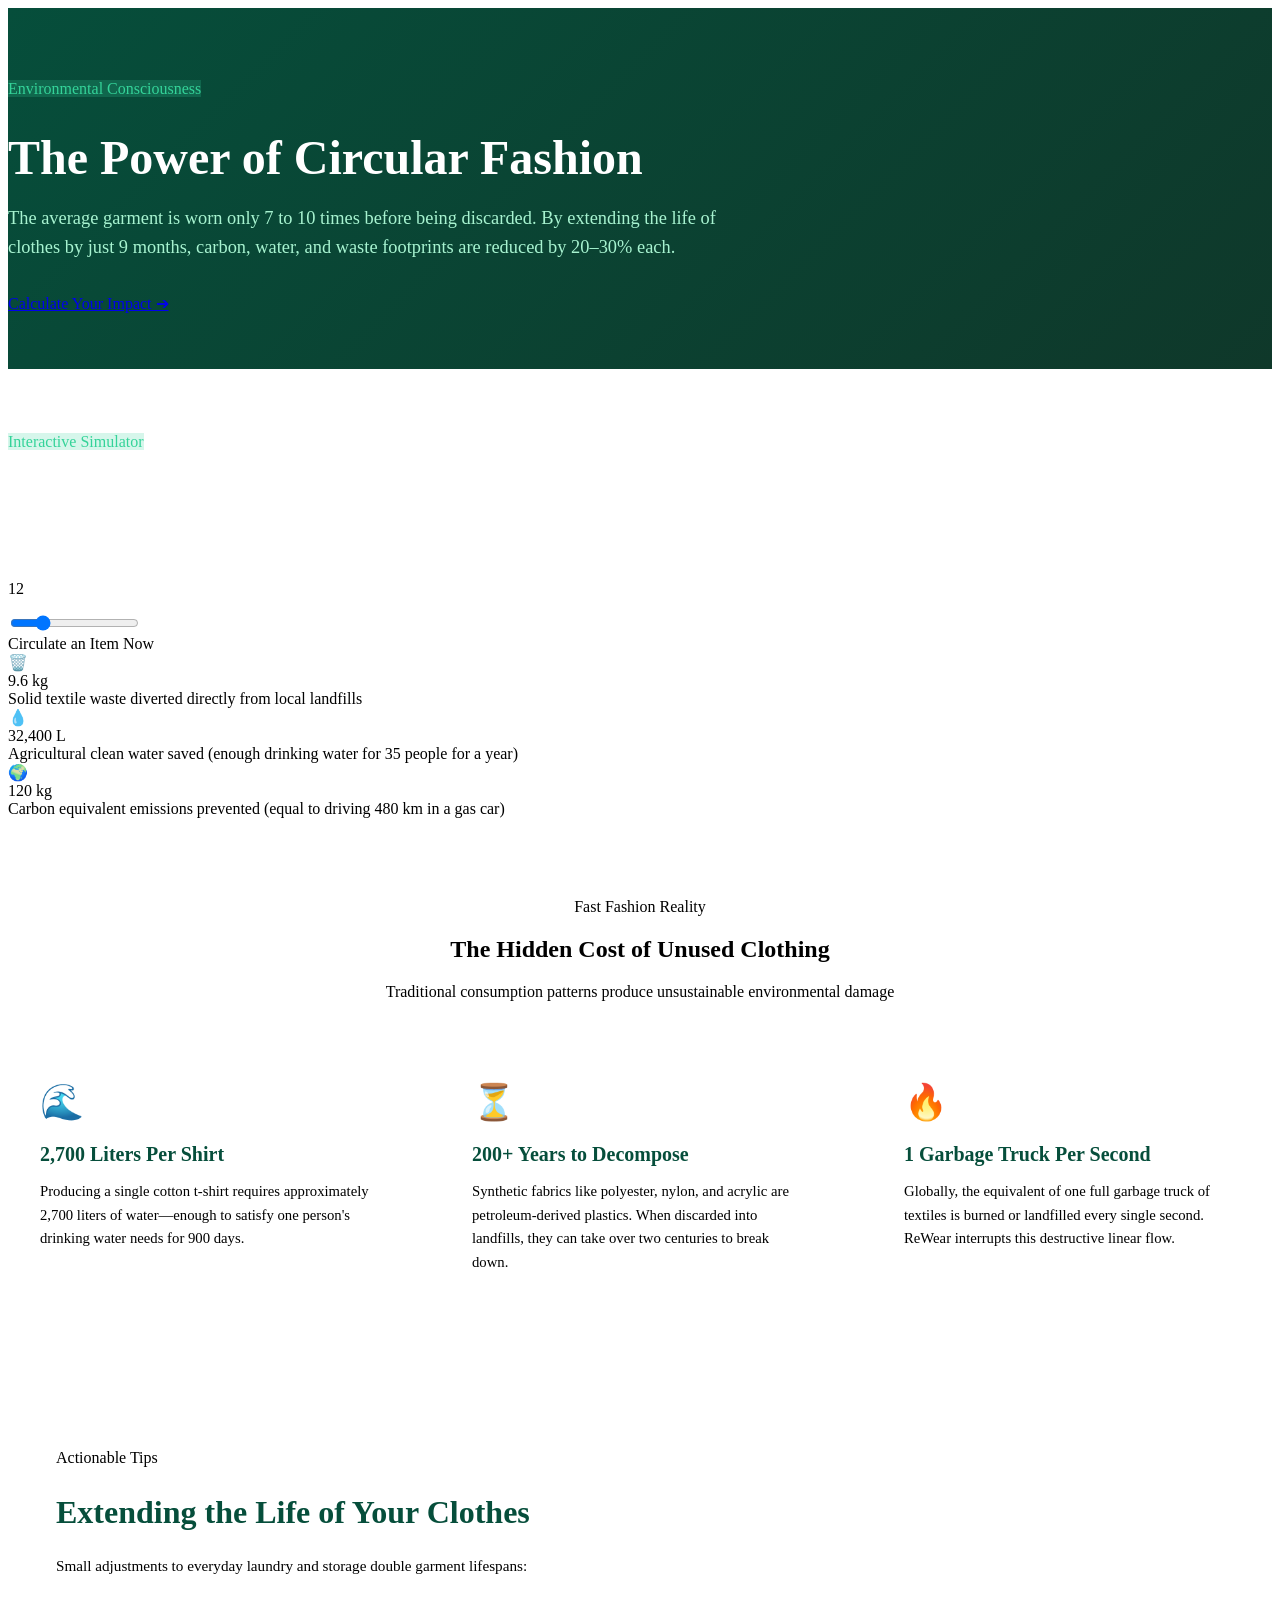
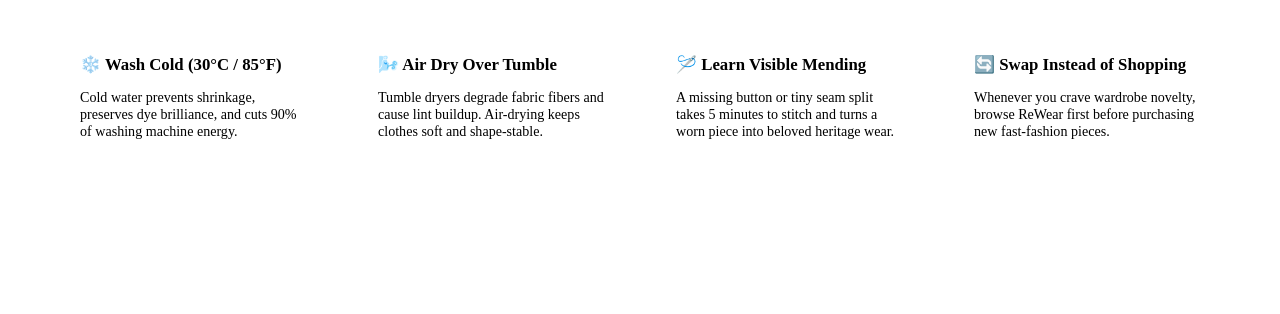
<file: data/src/main/resources/templates/impact.html>
<!DOCTYPE html>
<html lang="en" xmlns:th="http://www.thymeleaf.org"
      th:replace="~{base :: layout (~{::title}, ~{::#page-content}, ~{::#page-scripts})}">
<head>
  <title>Sustainability Hub &amp; Circular Fashion - ReWear</title>
</head>
<body>

<div id="page-content">

  <!-- Impact Hero -->
  <div style="background: linear-gradient(135deg, #064E3B, #0F382A); color: white; padding: 4.5rem 0 3.5rem;">
    <div class="container">
      <div style="max-width: 720px;">
        <span class="badge badge-green" style="background: rgba(52, 211, 153, 0.2); color: #34D399; margin-bottom: 0.75rem;">
          Environmental Consciousness
        </span>
        <h1 style="font-size: 3rem; color: white; margin-bottom: 1rem;">
          The Power of Circular Fashion
        </h1>
        <p style="font-size: 1.15rem; color: #A7F3D0; line-height: 1.6; margin-bottom: 2rem;">
          The average garment is worn only 7 to 10 times before being discarded. By extending the life of clothes by just 9 months, carbon, water, and waste footprints are reduced by 20–30% each.
        </p>
        <a href="#calculator" class="btn btn-primary btn-lg">Calculate Your Impact ➔</a>
      </div>
    </div>
  </div>

  <div class="container" style="padding-top: 4rem; padding-bottom: 5rem;">

    <!-- Interactive Calculator Embedded -->
    <div class="calculator-card" id="calculator" style="margin-bottom: 5rem;">
      <div class="calc-grid">
        <div class="calc-slider-box">
          <div>
            <span class="badge badge-green" style="background: rgba(52, 211, 153, 0.2); color: #34D399; margin-bottom: 0.5rem;">Interactive Simulator</span>
            <h2 style="color: white; font-size: 2.2rem; margin-top: 0.25rem;">Household ReWear Calculator</h2>
            <p style="color: rgba(255,255,255,0.8); margin-top: 0.5rem; font-size: 0.95rem;">
              Slide to estimate the collective environmental resources your household saves through clothing exchange and donation.
            </p>
          </div>

          <div>
            <label class="form-label" style="color: rgba(255,255,255,0.7); margin-bottom: 0.5rem;">Number of garments circulated:</label>
            <div class="slider-val-display">
              <span class="slider-number" id="calc-garments-count">12</span>
              <span style="font-size: 1.25rem; font-weight: 600; color: rgba(255,255,255,0.9);">pieces</span>
            </div>
            <input type="range" min="1" max="50" value="12" class="calc-range" id="garments-slider" style="margin-top: 1rem;">
          </div>

          <a th:href="@{/listings/create}" class="btn btn-accent btn-lg" style="width: fit-content;">
            Circulate an Item Now
          </a>
        </div>

        <div class="calc-results">
          <div class="calc-result-item">
            <div class="result-icon">🗑️</div>
            <div>
              <div class="result-number" id="calc-textile">9.6 kg</div>
              <div class="result-desc">Solid textile waste diverted directly from local landfills</div>
            </div>
          </div>

          <div class="calc-result-item">
            <div class="result-icon">💧</div>
            <div>
              <div class="result-number" id="calc-water">32,400 L</div>
              <div class="result-desc">Agricultural clean water saved (enough drinking water for 35 people for a year)</div>
            </div>
          </div>

          <div class="calc-result-item">
            <div class="result-icon">🌍</div>
            <div>
              <div class="result-number" id="calc-co2">120 kg</div>
              <div class="result-desc">Carbon equivalent emissions prevented (equal to driving 480 km in a gas car)</div>
            </div>
          </div>
        </div>
      </div>
    </div>

    <!-- The Reality of Textile Waste -->
    <div id="textile-facts" style="margin-bottom: 5rem;">
      <div style="text-align: center; max-width: 680px; margin: 0 auto 3rem;">
        <span class="badge badge-green" style="margin-bottom: 0.5rem;">Fast Fashion Reality</span>
        <h2 class="section-title">The Hidden Cost of Unused Clothing</h2>
        <p class="section-desc">Traditional consumption patterns produce unsustainable environmental damage</p>
      </div>

      <div style="display: grid; grid-template-columns: repeat(auto-fit, minmax(280px, 1fr)); gap: 2rem;">
        <div style="background: white; border-radius: var(--radius-lg); padding: 2rem; border: 1px solid var(--border); box-shadow: var(--shadow-sm);">
          <div style="font-size: 2.2rem; margin-bottom: 1rem;">🌊</div>
          <h3 style="font-size: 1.25rem; margin-bottom: 0.5rem; color: #064E3B;">2,700 Liters Per Shirt</h3>
          <p style="color: var(--text-muted); font-size: 0.92rem; line-height: 1.6;">
            Producing a single cotton t-shirt requires approximately 2,700 liters of water—enough to satisfy one person's drinking water needs for 900 days.
          </p>
        </div>

        <div style="background: white; border-radius: var(--radius-lg); padding: 2rem; border: 1px solid var(--border); box-shadow: var(--shadow-sm);">
          <div style="font-size: 2.2rem; margin-bottom: 1rem;">⏳</div>
          <h3 style="font-size: 1.25rem; margin-bottom: 0.5rem; color: #064E3B;">200+ Years to Decompose</h3>
          <p style="color: var(--text-muted); font-size: 0.92rem; line-height: 1.6;">
            Synthetic fabrics like polyester, nylon, and acrylic are petroleum-derived plastics. When discarded into landfills, they can take over two centuries to break down.
          </p>
        </div>

        <div style="background: white; border-radius: var(--radius-lg); padding: 2rem; border: 1px solid var(--border); box-shadow: var(--shadow-sm);">
          <div style="font-size: 2.2rem; margin-bottom: 1rem;">🔥</div>
          <h3 style="font-size: 1.25rem; margin-bottom: 0.5rem; color: #064E3B;">1 Garbage Truck Per Second</h3>
          <p style="color: var(--text-muted); font-size: 0.92rem; line-height: 1.6;">
            Globally, the equivalent of one full garbage truck of textiles is burned or landfilled every single second. ReWear interrupts this destructive linear flow.
          </p>
        </div>
      </div>
    </div>

    <!-- Sustainable Clothing Care Guide -->
    <div id="care-guide" style="background: var(--bg-card-alt); border-radius: var(--radius-xl); padding: 3rem; border: 1px solid var(--border);">
      <div style="max-width: 650px; margin-bottom: 2rem;">
        <span class="badge badge-green" style="margin-bottom: 0.5rem;">Actionable Tips</span>
        <h2 style="font-size: 2rem; color: #064E3B;">Extending the Life of Your Clothes</h2>
        <p style="color: var(--text-muted); font-size: 0.95rem;">Small adjustments to everyday laundry and storage double garment lifespans:</p>
      </div>

      <div style="display: grid; grid-template-columns: repeat(auto-fit, minmax(240px, 1fr)); gap: 1.5rem;">
        <div style="background: white; padding: 1.5rem; border-radius: var(--radius-md); border: 1px solid var(--border);">
          <h4 style="font-size: 1.05rem; color: var(--primary-dark); margin-bottom: 0.35rem;">❄️ Wash Cold (30°C / 85°F)</h4>
          <p style="font-size: 0.88rem; color: var(--text-muted);">Cold water prevents shrinkage, preserves dye brilliance, and cuts 90% of washing machine energy.</p>
        </div>

        <div style="background: white; padding: 1.5rem; border-radius: var(--radius-md); border: 1px solid var(--border);">
          <h4 style="font-size: 1.05rem; color: var(--primary-dark); margin-bottom: 0.35rem;">🌬️ Air Dry Over Tumble</h4>
          <p style="font-size: 0.88rem; color: var(--text-muted);">Tumble dryers degrade fabric fibers and cause lint buildup. Air-drying keeps clothes soft and shape-stable.</p>
        </div>

        <div style="background: white; padding: 1.5rem; border-radius: var(--radius-md); border: 1px solid var(--border);">
          <h4 style="font-size: 1.05rem; color: var(--primary-dark); margin-bottom: 0.35rem;">🪡 Learn Visible Mending</h4>
          <p style="font-size: 0.88rem; color: var(--text-muted);">A missing button or tiny seam split takes 5 minutes to stitch and turns a worn piece into beloved heritage wear.</p>
        </div>

        <div style="background: white; padding: 1.5rem; border-radius: var(--radius-md); border: 1px solid var(--border);">
          <h4 style="font-size: 1.05rem; color: var(--primary-dark); margin-bottom: 0.35rem;">🔄 Swap Instead of Shopping</h4>
          <p style="font-size: 0.88rem; color: var(--text-muted);">Whenever you crave wardrobe novelty, browse ReWear first before purchasing new fast-fashion pieces.</p>
        </div>
      </div>
    </div>

  </div>

</div>

<div id="page-scripts"></div>

</body>
</html>
</file>
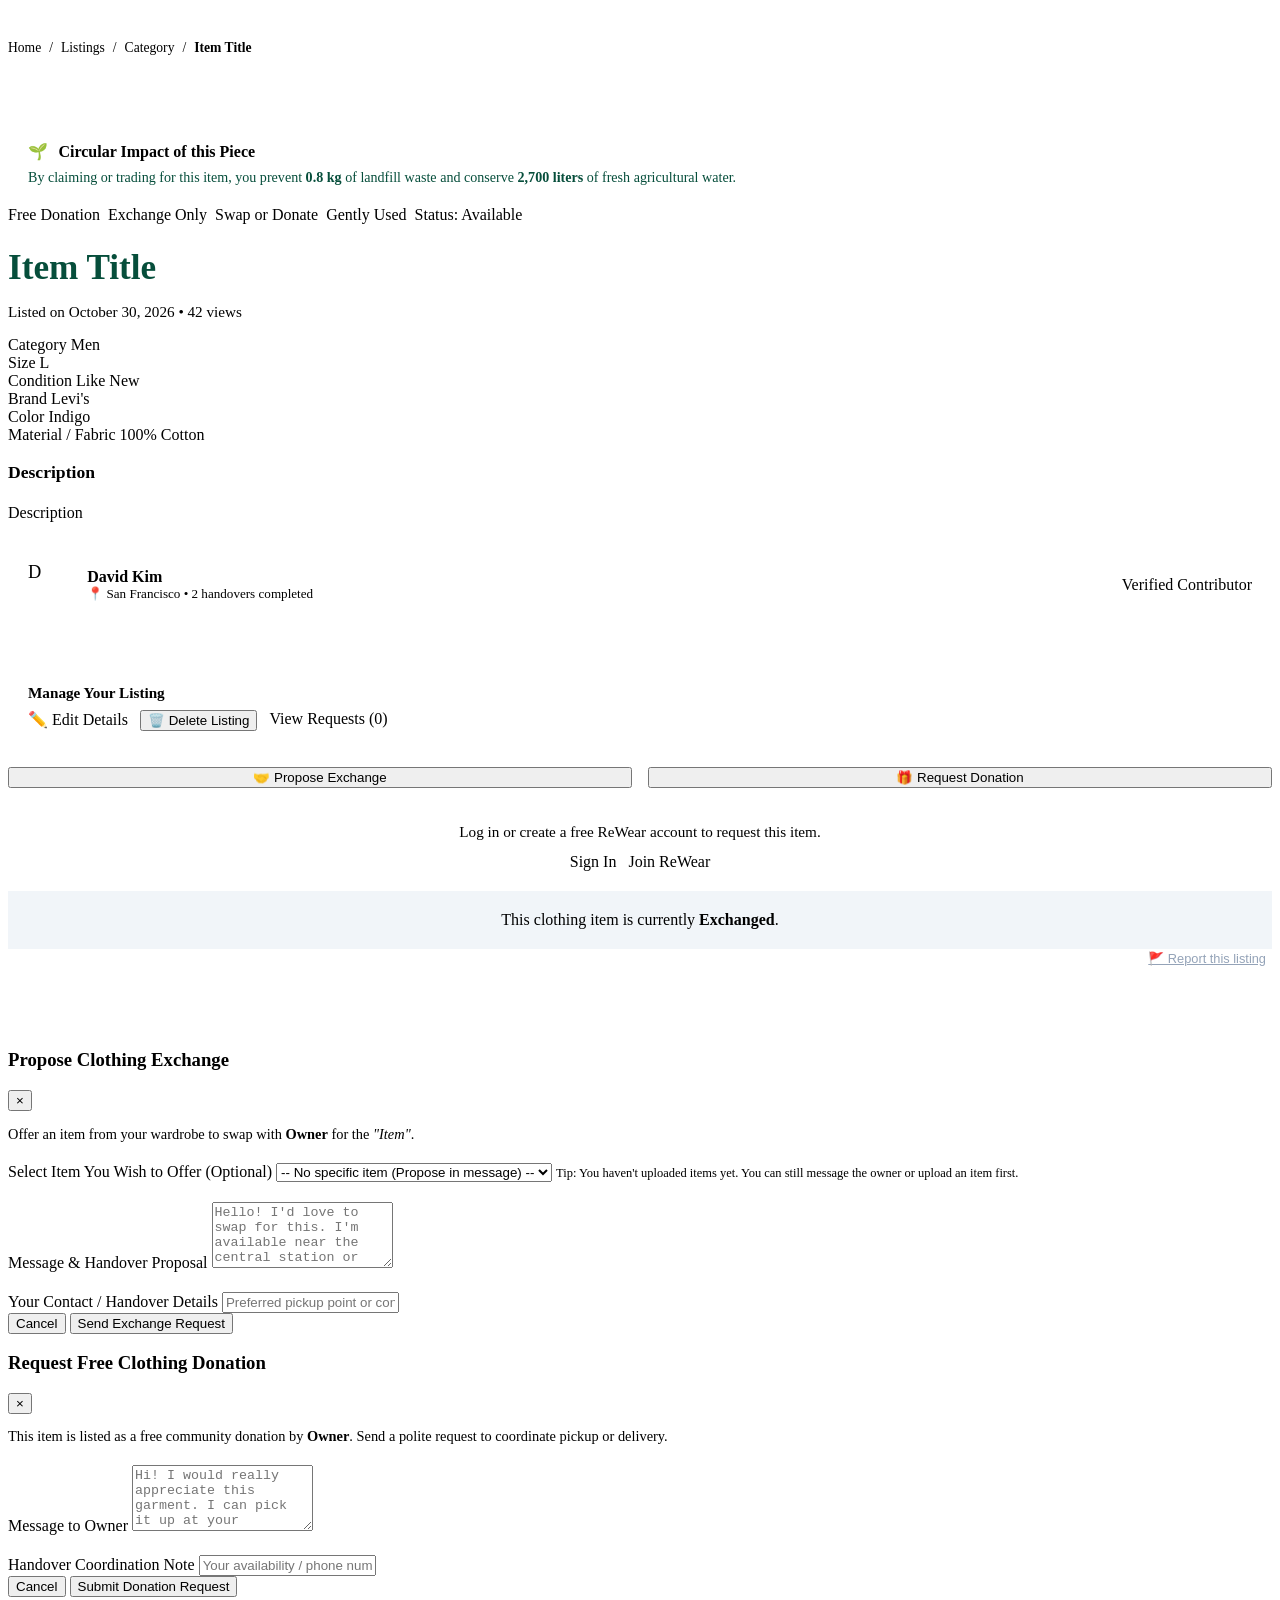
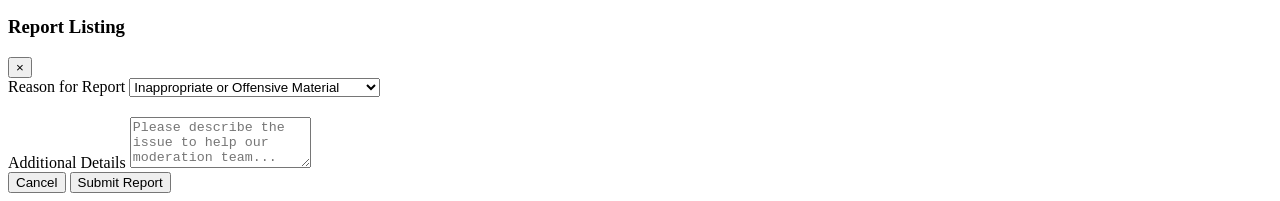
<file: data/src/main/resources/templates/listing_detail.html>
<!DOCTYPE html>
<html lang="en" xmlns:th="http://www.thymeleaf.org"
      th:replace="~{base :: layout (~{::title}, ~{::#page-content}, ~{::#page-scripts})}">
<head>
  <title th:text="${listing.title + ' - ReWear'}">Item Title - ReWear</title>
</head>
<body>

<div id="page-content" class="container" style="padding-top: 2rem; padding-bottom: 4rem;">

  <!-- Breadcrumbs -->
  <div style="font-size: 0.85rem; color: var(--text-muted); margin-bottom: 1.5rem; display: flex; gap: 0.5rem; align-items: center;">
    <a th:href="@{/}" style="color: var(--text-muted);">Home</a>
    <span>/</span>
    <a th:href="@{/listings}" style="color: var(--text-muted);">Listings</a>
    <span>/</span>
    <a th:href="@{/listings(category=${listing.category})}" style="color: var(--text-muted);" th:text="${listing.category}">Category</a>
    <span>/</span>
    <span style="color: var(--text-main); font-weight: 600;" th:text="${listing.title}">Item Title</span>
  </div>

  <div class="detail-grid">
    <!-- Left: Image Gallery -->
    <div class="detail-gallery">
      <img th:src="${listing.imageUrl}" th:alt="${listing.title}" class="detail-img-main" onerror="this.src='https://images.unsplash.com/photo-1489987707025-afc232f7ea0f?w=800&auto=format&fit=crop&q=80'">

      <!-- Environmental Savings Callout -->
      <div style="margin-top: 1.5rem; background: var(--primary-ultra-light); border: 1px solid var(--primary-light); border-radius: var(--radius-lg); padding: 1.25rem;">
        <div style="display: flex; align-items: center; gap: 0.65rem; color: var(--primary-dark); font-weight: 700; margin-bottom: 0.5rem;">
          <span>🌱</span> Circular Impact of this Piece
        </div>
        <p style="font-size: 0.88rem; color: #064E3B; margin: 0;">
          By claiming or trading for this item, you prevent <strong>0.8 kg</strong> of landfill waste and conserve <strong>2,700 liters</strong> of fresh agricultural water.
        </p>
      </div>
    </div>

    <!-- Right: Clothing Specifications & Action Panel -->
    <div class="detail-info">
      <div>
        <div style="display: flex; gap: 0.5rem; align-items: center; margin-bottom: 0.75rem; flex-wrap: wrap;">
          <span th:if="${listing.listingType == 'Donation'}" class="badge badge-amber">Free Donation</span>
          <span th:if="${listing.listingType == 'Exchange'}" class="badge badge-blue">Exchange Only</span>
          <span th:if="${listing.listingType == 'Both'}" class="badge badge-green">Swap or Donate</span>
          <span class="badge badge-gray" th:text="${listing.condition}">Gently Used</span>
          <span class="badge" th:classappend="${listing.status == 'Available' ? 'badge-green' : (listing.status == 'Pending' ? 'badge-amber' : 'badge-gray')}" th:text="'Status: ' + ${listing.status}">
            Status: Available
          </span>
        </div>

        <h1 style="font-size: 2.2rem; color: #064E3B; margin-bottom: 0.5rem;" th:text="${listing.title}">Item Title</h1>
        <p style="font-size: 0.95rem; color: var(--text-muted);" th:text="'Listed on ' + ${#temporals.format(listing.createdAt, 'MMMM dd, yyyy')} + ' • ' + ${listing.views} + ' views'">
          Listed on October 30, 2026 • 42 views
        </p>
      </div>

      <!-- Attributes Table -->
      <div class="attributes-grid">
        <div class="attr-item">
          <span class="attr-name">Category</span>
          <span class="attr-val" th:text="${listing.category}">Men</span>
        </div>
        <div class="attr-item">
          <span class="attr-name">Size</span>
          <span class="attr-val" th:text="${listing.size}">L</span>
        </div>
        <div class="attr-item">
          <span class="attr-name">Condition</span>
          <span class="attr-val" th:text="${listing.condition}">Like New</span>
        </div>
        <div class="attr-item">
          <span class="attr-name">Brand</span>
          <span class="attr-val" th:text="${listing.brand != null and !listing.brand.isEmpty() ? listing.brand : 'Artisanal / Unbranded'}">Levi's</span>
        </div>
        <div class="attr-item">
          <span class="attr-name">Color</span>
          <span class="attr-val" th:text="${listing.color != null and !listing.color.isEmpty() ? listing.color : 'Natural'}">Indigo</span>
        </div>
        <div class="attr-item">
          <span class="attr-name">Material / Fabric</span>
          <span class="attr-val" th:text="${listing.material != null and !listing.material.isEmpty() ? listing.material : 'Standard Textile'}">100% Cotton</span>
        </div>
      </div>

      <!-- Description -->
      <div>
        <h3 style="font-size: 1.1rem; margin-bottom: 0.5rem;">Description</h3>
        <p style="color: var(--text-muted); line-height: 1.7; white-space: pre-line;" th:text="${listing.description}">Description</p>
      </div>

      <!-- Owner Profile Card -->
      <div style="background: white; border: 1px solid var(--border); border-radius: var(--radius-lg); padding: 1.25rem; display: flex; align-items: center; justify-content: space-between;">
        <div style="display: flex; align-items: center; gap: 0.85rem;">
          <div class="avatar-sm" style="width: 2.85rem; height: 2.85rem; font-size: 1.15rem;" th:text="${listing.owner.name.substring(0, 1)}">
            D
          </div>
          <div>
            <h4 style="font-size: 1rem; margin: 0;" th:text="${listing.owner.name}">David Kim</h4>
            <p style="font-size: 0.82rem; color: var(--text-muted); margin: 0;" th:text="'📍 ' + (${listing.owner.location != null ? listing.owner.location : 'Community Hub'}) + ' • ' + ${listing.owner.completedCount} + ' handovers completed'">
              📍 San Francisco • 2 handovers completed
            </p>
          </div>
        </div>
        <span class="badge badge-green">Verified Contributor</span>
      </div>

      <!-- Action Area -->
      <div style="display: flex; flex-direction: column; gap: 1rem; padding-top: 1rem; border-top: 1px solid var(--border);">
        <th:block th:if="${currentUser != null and currentUser.id == listing.owner.id}">
          <!-- Owner Controls -->
          <div style="background: var(--bg-card-alt); padding: 1.25rem; border-radius: var(--radius-md); border: 1px solid var(--border);">
            <h4 style="font-size: 0.95rem; margin-bottom: 0.5rem; color: var(--text-main);">Manage Your Listing</h4>
            <div style="display: flex; gap: 0.75rem; flex-wrap: wrap;">
              <a th:href="@{/listings/{id}/edit(id=${listing.id})}" class="btn btn-secondary btn-sm">
                ✏️ Edit Details
              </a>
              <form th:action="@{/listings/{id}/delete(id=${listing.id})}" method="POST" onsubmit="return confirm('Are you sure you want to remove this listing?');" style="display: inline;">
                <button type="submit" class="btn btn-danger btn-sm">
                  🗑️ Delete Listing
                </button>
              </form>
              <a th:href="@{/dashboard}" class="btn btn-outline btn-sm">
                View Requests (<span th:text="${listing.requests.size()}">0</span>)
              </a>
            </div>
          </div>
        </th:block>

        <th:block th:unless="${currentUser != null and currentUser.id == listing.owner.id}">
          <th:block th:if="${listing.available}">
            <!-- User Request Controls -->
            <th:block th:if="${currentUser != null}">
              <div style="display: flex; gap: 1rem; flex-wrap: wrap;">
                <button th:if="${listing.exchange}" class="btn btn-primary btn-lg" style="flex: 1;" data-open-modal="modal-exchange">
                  🤝 Propose Exchange
                </button>
                <button th:if="${listing.donation}" class="btn btn-accent btn-lg" style="flex: 1;" data-open-modal="modal-donation">
                  🎁 Request Donation
                </button>
              </div>
            </th:block>
            <th:block th:unless="${currentUser != null}">
              <div style="background: var(--bg-card-alt); border-radius: var(--radius-md); padding: 1.25rem; text-align: center;">
                <p style="font-size: 0.95rem; margin-bottom: 0.75rem; color: var(--text-main);">
                  Log in or create a free ReWear account to request this item.
                </p>
                <div style="display: flex; gap: 0.75rem; justify-content: center;">
                  <a th:href="@{/login}" class="btn btn-outline btn-sm">Sign In</a>
                  <a th:href="@{/register}" class="btn btn-primary btn-sm">Join ReWear</a>
                </div>
              </div>
            </th:block>
          </th:block>
          <th:block th:unless="${listing.available}">
            <!-- Unavailable State -->
            <div style="background: #F1F5F9; border-radius: var(--radius-md); padding: 1.25rem; text-align: center; color: var(--text-muted);">
              This clothing item is currently <strong th:text="${listing.status}">Exchanged</strong>.
            </div>
          </th:block>

          <!-- Report Inappropriate Content Link -->
          <div th:if="${currentUser != null}" style="text-align: right;">
            <button style="background: none; border: none; font-size: 0.8rem; color: #94A3B8; cursor: pointer; text-decoration: underline;" data-open-modal="modal-report">
              🚩 Report this listing
            </button>
          </div>
        </th:block>
      </div>
    </div>
  </div>

</div>

<!-- MODAL: Propose Exchange -->
<div class="modal-backdrop" id="modal-exchange">
  <div class="modal-box">
    <div class="modal-header">
      <h3 class="modal-title">Propose Clothing Exchange</h3>
      <button class="modal-close" data-close-modal>&times;</button>
    </div>
    <form th:action="@{/listings/{id}/request(id=${listing.id})}" method="POST">
      <input type="hidden" name="request_type" value="Exchange">
      <div class="modal-body">
        <p style="font-size: 0.9rem; color: var(--text-muted); margin-bottom: 1.25rem;">
          Offer an item from your wardrobe to swap with <strong th:text="${listing.owner.name}">Owner</strong> for the <em th:text="${'&quot;' + listing.title + '&quot;'}">&quot;Item&quot;</em>.
        </p>

        <div class="form-group" style="margin-bottom: 1.25rem;">
          <label class="form-label">Select Item You Wish to Offer (Optional)</label>
          <select name="offered_item_id" class="form-select">
            <option value="">-- No specific item (Propose in message) --</option>
            <option th:each="myItem : ${userWardrobe}" th:value="${myItem.id}" th:text="${myItem.title + ' (' + myItem.category + ' - Size ' + myItem.size + ')'}"></option>
          </select>
          <span th:if="${#lists.isEmpty(userWardrobe)}" style="font-size: 0.78rem; color: var(--text-muted); margin-top: 0.35rem;">
            Tip: You haven't uploaded items yet. You can still message the owner or <a th:href="@{/listings/create}" style="color: var(--primary);">upload an item first</a>.
          </span>
        </div>

        <div class="form-group" style="margin-bottom: 1.25rem;">
          <label class="form-label">Message &amp; Handover Proposal</label>
          <textarea name="message" class="form-textarea" rows="4" placeholder="Hello! I'd love to swap for this. I'm available near the central station or community center..." required></textarea>
        </div>

        <div class="form-group">
          <label class="form-label">Your Contact / Handover Details</label>
          <input type="text" name="handover_notes" class="form-input" placeholder="Preferred pickup point or contact number" th:value="${currentUser != null ? currentUser.phone : ''}">
        </div>
      </div>
      <div class="modal-footer">
        <button type="button" class="btn btn-secondary" data-close-modal>Cancel</button>
        <button type="submit" class="btn btn-primary">Send Exchange Request</button>
      </div>
    </form>
  </div>
</div>

<!-- MODAL: Request Donation -->
<div class="modal-backdrop" id="modal-donation">
  <div class="modal-box">
    <div class="modal-header">
      <h3 class="modal-title">Request Free Clothing Donation</h3>
      <button class="modal-close" data-close-modal>&times;</button>
    </div>
    <form th:action="@{/listings/{id}/request(id=${listing.id})}" method="POST">
      <input type="hidden" name="request_type" value="Donation">
      <div class="modal-body">
        <p style="font-size: 0.9rem; color: var(--text-muted); margin-bottom: 1.25rem;">
          This item is listed as a free community donation by <strong th:text="${listing.owner.name}">Owner</strong>. Send a polite request to coordinate pickup or delivery.
        </p>

        <div class="form-group" style="margin-bottom: 1.25rem;">
          <label class="form-label">Message to Owner</label>
          <textarea name="message" class="form-textarea" rows="4" placeholder="Hi! I would really appreciate this garment. I can pick it up at your convenience..." required></textarea>
        </div>

        <div class="form-group">
          <label class="form-label">Handover Coordination Note</label>
          <input type="text" name="handover_notes" class="form-input" placeholder="Your availability / phone number / pickup preference" th:value="${currentUser != null ? currentUser.phone : ''}">
        </div>
      </div>
      <div class="modal-footer">
        <button type="button" class="btn btn-secondary" data-close-modal>Cancel</button>
        <button type="submit" class="btn btn-accent">Submit Donation Request</button>
      </div>
    </form>
  </div>
</div>

<!-- MODAL: Report Listing -->
<div class="modal-backdrop" id="modal-report">
  <div class="modal-box">
    <div class="modal-header">
      <h3 class="modal-title">Report Listing</h3>
      <button class="modal-close" data-close-modal>&times;</button>
    </div>
    <form th:action="@{/report/{listingId}(listingId=${listing.id})}" method="POST">
      <div class="modal-body">
        <div class="form-group" style="margin-bottom: 1.25rem;">
          <label class="form-label">Reason for Report</label>
          <select name="reason" class="form-select" required>
            <option value="Inappropriate">Inappropriate or Offensive Material</option>
            <option value="Counterfeit">Counterfeit / Fake Product</option>
            <option value="Misleading">Misleading Description / Stolen Photos</option>
            <option value="Broken/Damaged">Severely Damaged or Unwearable</option>
            <option value="Spam">Spam or Commercial Solicitation</option>
            <option value="Other">Other Community Rule Violation</option>
          </select>
        </div>

        <div class="form-group">
          <label class="form-label">Additional Details</label>
          <textarea name="details" class="form-textarea" rows="3" placeholder="Please describe the issue to help our moderation team..."></textarea>
        </div>
      </div>
      <div class="modal-footer">
        <button type="button" class="btn btn-secondary" data-close-modal>Cancel</button>
        <button type="submit" class="btn btn-danger">Submit Report</button>
      </div>
    </form>
  </div>
</div>

<div id="page-scripts"></div>

</body>
</html>
</file>
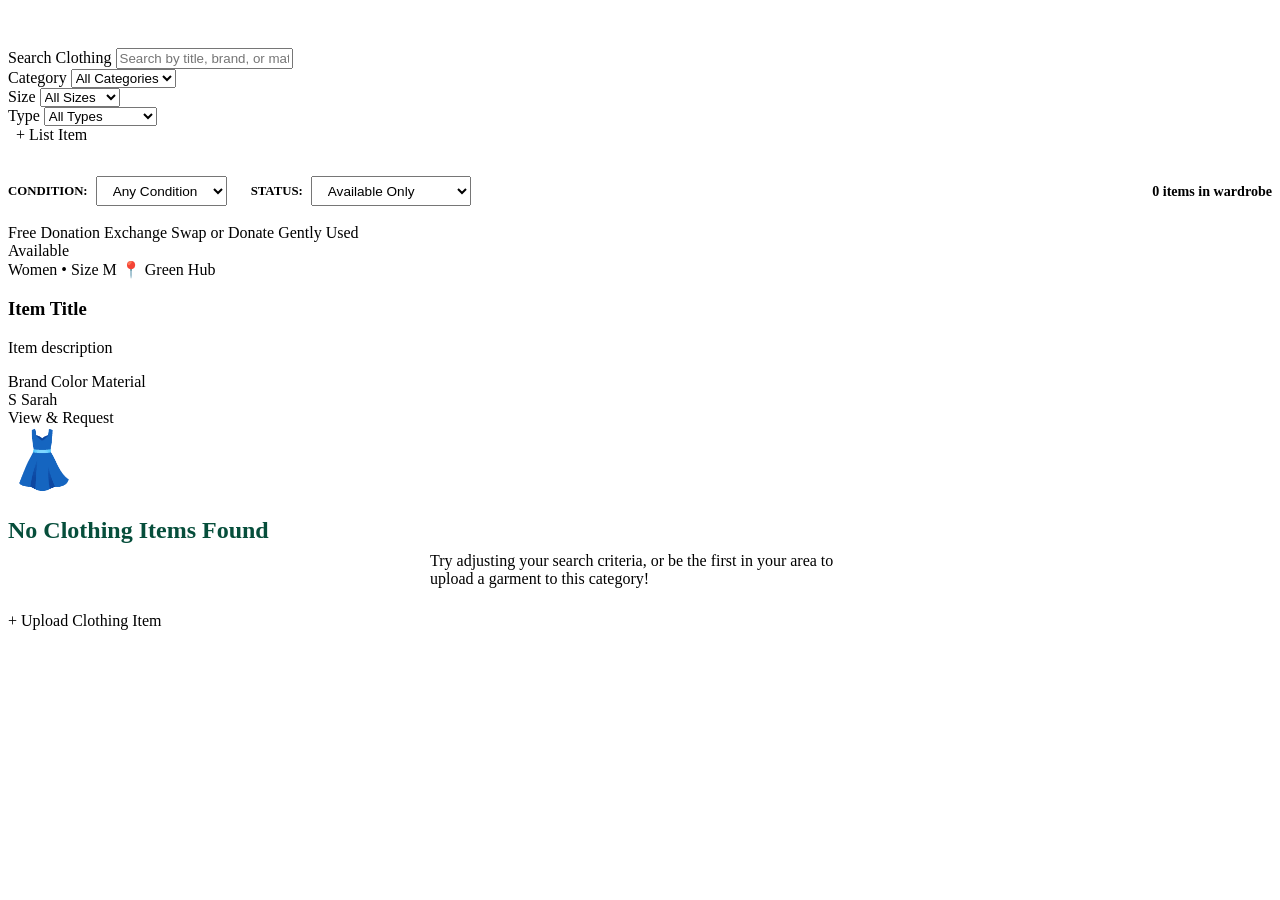
<file: data/src/main/resources/templates/listings.html>
<!DOCTYPE html>
<html lang="en" xmlns:th="http://www.thymeleaf.org"
      th:replace="~{base :: layout (~{::title}, ~{::#page-content}, ~{::#page-scripts})}">
<head>
  <title>Explore Community Wardrobe - ReWear</title>
</head>
<body>

<div id="page-content" class="container" style="padding-top: 2.5rem; padding-bottom: 4rem;">

  <!-- Search & Filter Bar -->
  <div class="filter-bar">
    <form id="listings-filter-form" onsubmit="return false;">
      <div class="filter-grid">
        <div class="form-group">
          <label class="form-label">Search Clothing</label>
          <input type="text" name="q" class="form-input" placeholder="Search by title, brand, or material..." th:value="${query != null ? query : ''}">
        </div>

        <div class="form-group">
          <label class="form-label">Category</label>
          <select name="category" class="form-select">
            <option value="all">All Categories</option>
            <option value="Women" th:selected="${category == 'Women'}">Women</option>
            <option value="Men" th:selected="${category == 'Men'}">Men</option>
            <option value="Kids" th:selected="${category == 'Kids'}">Kids</option>
            <option value="Unisex" th:selected="${category == 'Unisex'}">Unisex</option>
            <option value="Outerwear" th:selected="${category == 'Outerwear'}">Outerwear</option>
            <option value="Footwear" th:selected="${category == 'Footwear'}">Footwear</option>
            <option value="Accessories" th:selected="${category == 'Accessories'}">Accessories</option>
          </select>
        </div>

        <div class="form-group">
          <label class="form-label">Size</label>
          <select name="size" class="form-select">
            <option value="all">All Sizes</option>
            <option value="XS" th:selected="${size == 'XS'}">XS</option>
            <option value="S" th:selected="${size == 'S'}">S</option>
            <option value="M" th:selected="${size == 'M'}">M</option>
            <option value="L" th:selected="${size == 'L'}">L</option>
            <option value="XL" th:selected="${size == 'XL'}">XL</option>
            <option value="XXL" th:selected="${size == 'XXL'}">XXL</option>
            <option value="Free Size" th:selected="${size == 'Free Size'}">Free Size</option>
          </select>
        </div>

        <div class="form-group">
          <label class="form-label">Type</label>
          <select name="type" class="form-select">
            <option value="all">All Types</option>
            <option value="Donation" th:selected="${type == 'Donation'}">Free Donation</option>
            <option value="Exchange" th:selected="${type == 'Exchange'}">Exchange Only</option>
          </select>
        </div>

        <div class="form-group" style="justify-content: flex-end;">
          <label class="form-label">&nbsp;</label>
          <a th:href="@{/listings/create}" class="btn btn-primary" style="white-space: nowrap;">
            + List Item
          </a>
        </div>
      </div>

      <!-- Advanced Filters Row -->
      <div style="display: flex; gap: 1.5rem; align-items: center; margin-top: 1rem; padding-top: 1rem; border-top: 1px solid var(--border); flex-wrap: wrap;">
        <div style="display: flex; align-items: center; gap: 0.5rem;">
          <span style="font-size: 0.8rem; font-weight: 600; color: var(--text-muted); text-transform: uppercase;">Condition:</span>
          <select name="condition" class="form-select" style="padding: 0.35rem 0.75rem; width: auto; font-size: 0.85rem;">
            <option value="all">Any Condition</option>
            <option value="New with tags">New with tags</option>
            <option value="Like New">Like New</option>
            <option value="Gently Used">Gently Used</option>
            <option value="Well Worn">Well Worn</option>
          </select>
        </div>

        <div style="display: flex; align-items: center; gap: 0.5rem;">
          <span style="font-size: 0.8rem; font-weight: 600; color: var(--text-muted); text-transform: uppercase;">Status:</span>
          <select name="status" class="form-select" style="padding: 0.35rem 0.75rem; width: auto; font-size: 0.85rem;">
            <option value="Available" selected>Available Only</option>
            <option value="all">Include Completed</option>
          </select>
        </div>

        <div style="margin-left: auto;">
          <span id="results-count" style="font-size: 0.88rem; font-weight: 600; color: var(--primary-dark);">
            <span th:text="${#lists.size(listings)}">0</span> items in wardrobe
          </span>
        </div>
      </div>
    </form>
  </div>

  <!-- Listings Grid -->
  <div class="listings-grid" id="listings-container">
    <div th:each="item : ${listings}" class="listing-card"
         th:data-title="${item.title}" 
         th:data-desc="${item.description}" 
         th:data-brand="${item.brand != null ? item.brand : ''}" 
         th:data-category="${item.category}" 
         th:data-size="${item.size}" 
         th:data-condition="${item.condition}" 
         th:data-type="${item.listingType}" 
         th:data-status="${item.status}">
      
      <div class="card-img-wrapper">
        <img th:src="${item.imageUrl}" th:alt="${item.title}" class="card-img" onerror="this.src='https://images.unsplash.com/photo-1489987707025-afc232f7ea0f?w=600&auto=format&fit=crop&q=80'">
        
        <div class="card-badges">
          <span th:if="${item.listingType == 'Donation'}" class="badge badge-amber">Free Donation</span>
          <span th:if="${item.listingType == 'Exchange'}" class="badge badge-blue">Exchange</span>
          <span th:if="${item.listingType == 'Both'}" class="badge badge-green">Swap or Donate</span>
          <span class="badge badge-gray" th:text="${item.condition}">Gently Used</span>
        </div>

        <div class="card-status">
          <span class="badge" th:classappend="${item.status == 'Available' ? 'badge-green' : (item.status == 'Pending' ? 'badge-amber' : 'badge-gray')}" th:text="${item.status}">
            Available
          </span>
        </div>
      </div>

      <div class="card-body">
        <div class="card-meta">
          <span th:text="${item.category + ' • Size ' + item.size}">Women • Size M</span>
          <span th:text="'📍 ' + (${item.owner != null and item.owner.location != null} ? ${item.owner.location} : 'Community')">📍 Green Hub</span>
        </div>
        
        <h3 class="card-title">
          <a th:href="@{/listings/{id}(id=${item.id})}" th:text="${item.title}">Item Title</a>
        </h3>
        
        <p class="card-desc" th:text="${item.description}">Item description</p>

        <div class="card-tags">
          <span th:if="${item.brand != null and !item.brand.isEmpty()}" class="tag-pill" th:text="${item.brand}">Brand</span>
          <span th:if="${item.color != null and !item.color.isEmpty()}" class="tag-pill" th:text="'🎨 ' + ${item.color}">Color</span>
          <span th:if="${item.material != null and !item.material.isEmpty()}" class="tag-pill" th:text="'🧵 ' + ${item.material}">Material</span>
        </div>

        <div class="card-footer">
          <div class="owner-chip">
            <span class="avatar-sm" th:text="${item.owner.name.substring(0, 1)}">S</span>
            <span th:text="${item.owner.name}">Sarah</span>
          </div>
          
          <a th:href="@{/listings/{id}(id=${item.id})}" class="btn btn-primary btn-sm">
            View &amp; Request
          </a>
        </div>
      </div>
    </div>
  </div>

  <!-- Empty State Fallback -->
  <div id="empty-listings" th:style="${#lists.isEmpty(listings) ? 'display: block; text-align: center; padding: 4rem 1rem;' : 'display: none; text-align: center; padding: 4rem 1rem;'}">
    <div style="font-size: 3.5rem; margin-bottom: 1rem;">👗</div>
    <h3 style="font-size: 1.5rem; color: #064E3B; margin-bottom: 0.5rem;">No Clothing Items Found</h3>
    <p style="color: var(--text-muted); max-width: 420px; margin: 0 auto 1.5rem;">
      Try adjusting your search criteria, or be the first in your area to upload a garment to this category!
    </p>
    <a th:href="@{/listings/create}" class="btn btn-primary">
      + Upload Clothing Item
    </a>
  </div>

</div>

<div id="page-scripts"></div>

</body>
</html>
</file>
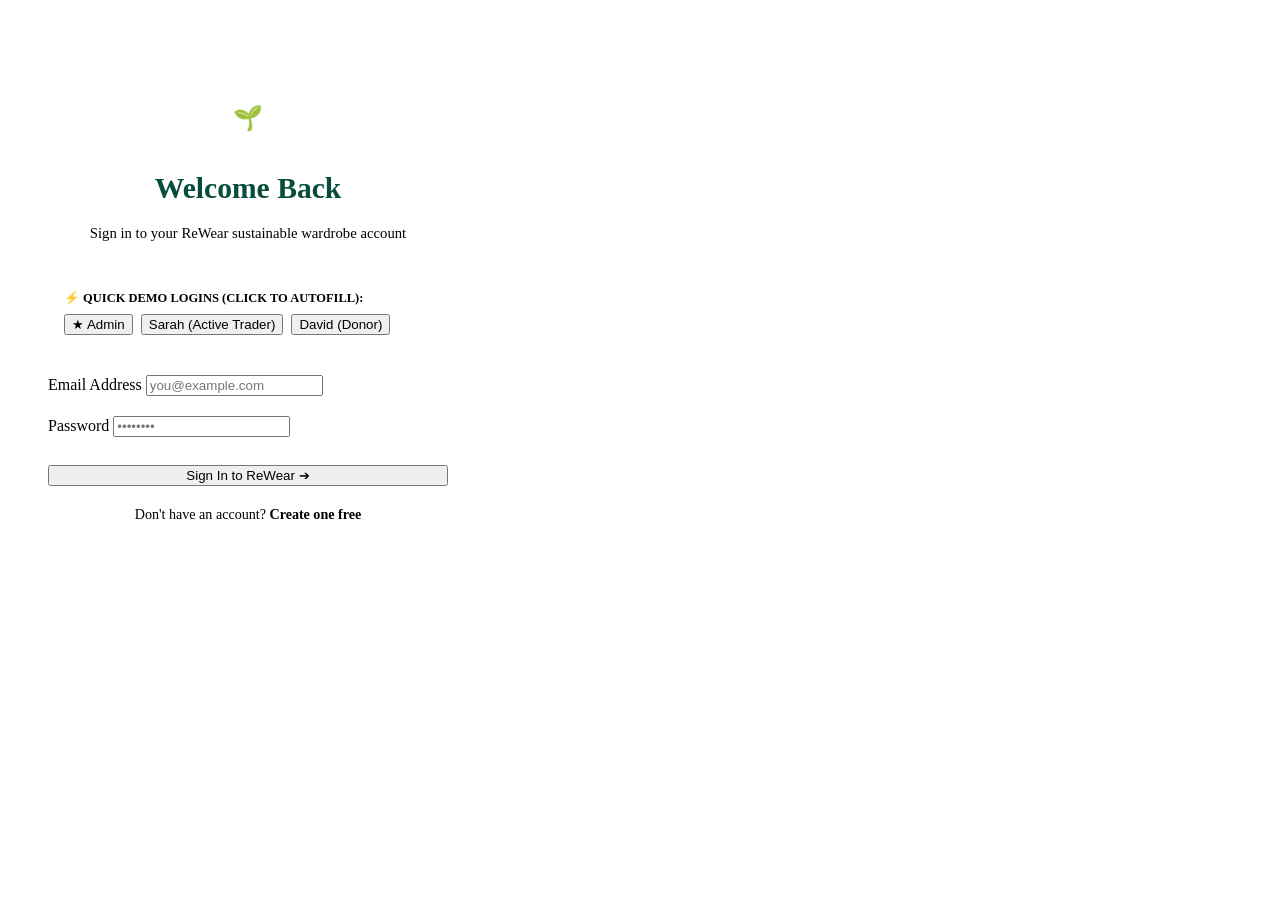
<file: data/src/main/resources/templates/login.html>
<!DOCTYPE html>
<html lang="en" xmlns:th="http://www.thymeleaf.org"
      th:replace="~{base :: layout (~{::title}, ~{::#page-content}, ~{::#page-scripts})}">
<head>
  <title>Sign In - ReWear</title>
</head>
<body>

<div id="page-content" class="container" style="padding-top: 3.5rem; padding-bottom: 5rem; max-width: 480px;">

  <div style="background: white; border-radius: var(--radius-xl); border: 1px solid var(--border); padding: 2.5rem; box-shadow: var(--shadow-lg);">
    
    <div style="text-align: center; margin-bottom: 2rem;">
      <div class="brand-icon" style="margin: 0 auto 1rem; width: 3rem; height: 3rem; font-size: 1.5rem;">🌱</div>
      <h1 style="font-size: 1.85rem; color: #064E3B;">Welcome Back</h1>
      <p style="color: var(--text-muted); font-size: 0.92rem; margin-top: 0.35rem;">Sign in to your ReWear sustainable wardrobe account</p>
    </div>

    <!-- Quick Demo Accounts One-Click Fill -->
    <div style="background: var(--primary-ultra-light); border: 1px solid var(--primary-light); border-radius: var(--radius-md); padding: 1rem; margin-bottom: 1.5rem;">
      <div style="font-size: 0.78rem; font-weight: 700; color: var(--primary-dark); text-transform: uppercase; margin-bottom: 0.5rem;">
        ⚡ Quick Demo Logins (Click to autofill):
      </div>
      <div style="display: flex; gap: 0.5rem; flex-wrap: wrap;">
        <button type="button" class="btn btn-secondary btn-sm" onclick="fillLogin('admin@rewear.org', 'admin123')">
          ★ Admin
        </button>
        <button type="button" class="btn btn-secondary btn-sm" onclick="fillLogin('sarah@example.com', 'user123')">
          Sarah (Active Trader)
        </button>
        <button type="button" class="btn btn-secondary btn-sm" onclick="fillLogin('david@example.com', 'user123')">
          David (Donor)
        </button>
      </div>
    </div>

    <form th:action="@{/login}" method="POST">
      <div class="form-group" style="margin-bottom: 1.25rem;">
        <label class="form-label">Email Address</label>
        <input type="email" name="email" id="login-email" class="form-input" placeholder="you@example.com" required>
      </div>

      <div class="form-group" style="margin-bottom: 1.75rem;">
        <label class="form-label">Password</label>
        <input type="password" name="password" id="login-password" class="form-input" placeholder="••••••••" required>
      </div>

      <button type="submit" class="btn btn-primary btn-lg" style="width: 100%; margin-bottom: 1.25rem;">
        Sign In to ReWear ➔
      </button>

      <div style="text-align: center; font-size: 0.88rem; color: var(--text-muted);">
        Don't have an account? 
        <a th:href="@{/register}" style="color: var(--primary); font-weight: 600;">Create one free</a>
      </div>
    </form>

  </div>

</div>

<div id="page-scripts">
  <script>
    function fillLogin(email, pwd) {
      document.getElementById('login-email').value = email;
      document.getElementById('login-password').value = pwd;
    }
  </script>
</div>

</body>
</html>
</file>
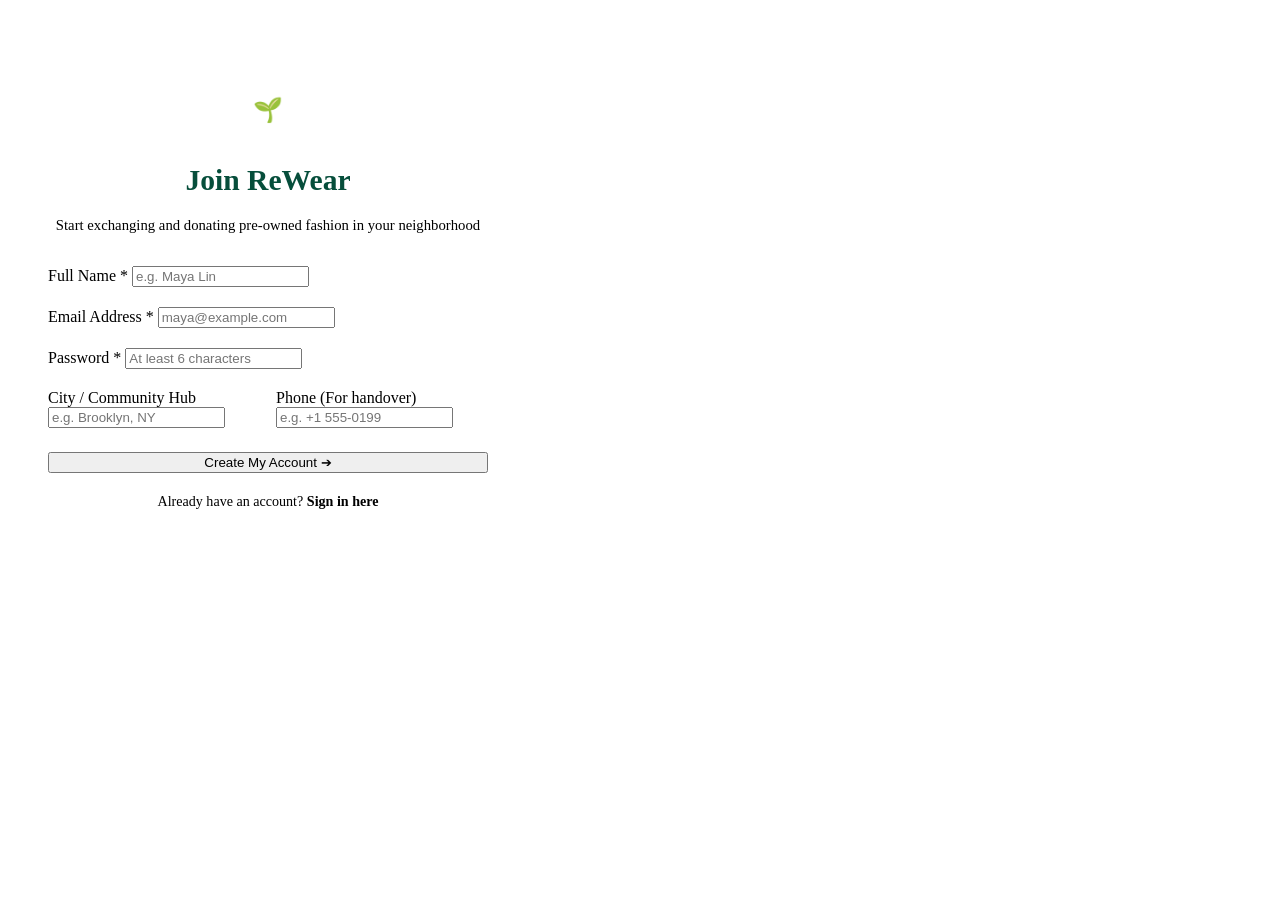
<file: data/src/main/resources/templates/register.html>
<!DOCTYPE html>
<html lang="en" xmlns:th="http://www.thymeleaf.org"
      th:replace="~{base :: layout (~{::title}, ~{::#page-content}, ~{::#page-scripts})}">
<head>
  <title>Join ReWear - Sustainable Community Fashion</title>
</head>
<body>

<div id="page-content" class="container" style="padding-top: 3rem; padding-bottom: 5rem; max-width: 520px;">

  <div style="background: white; border-radius: var(--radius-xl); border: 1px solid var(--border); padding: 2.5rem; box-shadow: var(--shadow-lg);">
    
    <div style="text-align: center; margin-bottom: 2rem;">
      <div class="brand-icon" style="margin: 0 auto 1rem; width: 3rem; height: 3rem; font-size: 1.5rem;">🌱</div>
      <h1 style="font-size: 1.85rem; color: #064E3B;">Join ReWear</h1>
      <p style="color: var(--text-muted); font-size: 0.92rem; margin-top: 0.35rem;">
        Start exchanging and donating pre-owned fashion in your neighborhood
      </p>
    </div>

    <form th:action="@{/register}" method="POST">
      <div class="form-group" style="margin-bottom: 1.25rem;">
        <label class="form-label">Full Name *</label>
        <input type="text" name="name" class="form-input" placeholder="e.g. Maya Lin" required>
      </div>

      <div class="form-group" style="margin-bottom: 1.25rem;">
        <label class="form-label">Email Address *</label>
        <input type="email" name="email" class="form-input" placeholder="maya@example.com" required>
      </div>

      <div class="form-group" style="margin-bottom: 1.25rem;">
        <label class="form-label">Password *</label>
        <input type="password" name="password" class="form-input" placeholder="At least 6 characters" minlength="6" required>
      </div>

      <div style="display: grid; grid-template-columns: 1fr 1fr; gap: 1rem; margin-bottom: 1.5rem;">
        <div class="form-group">
          <label class="form-label">City / Community Hub</label>
          <input type="text" name="location" class="form-input" placeholder="e.g. Brooklyn, NY">
        </div>
        <div class="form-group">
          <label class="form-label">Phone (For handover)</label>
          <input type="tel" name="phone" class="form-input" placeholder="e.g. +1 555-0199">
        </div>
      </div>

      <button type="submit" class="btn btn-primary btn-lg" style="width: 100%; margin-bottom: 1.25rem;">
        Create My Account ➔
      </button>

      <div style="text-align: center; font-size: 0.88rem; color: var(--text-muted);">
        Already have an account? 
        <a th:href="@{/login}" style="color: var(--primary); font-weight: 600;">Sign in here</a>
      </div>
    </form>

  </div>

</div>

<div id="page-scripts"></div>

</body>
</html>
</file>
